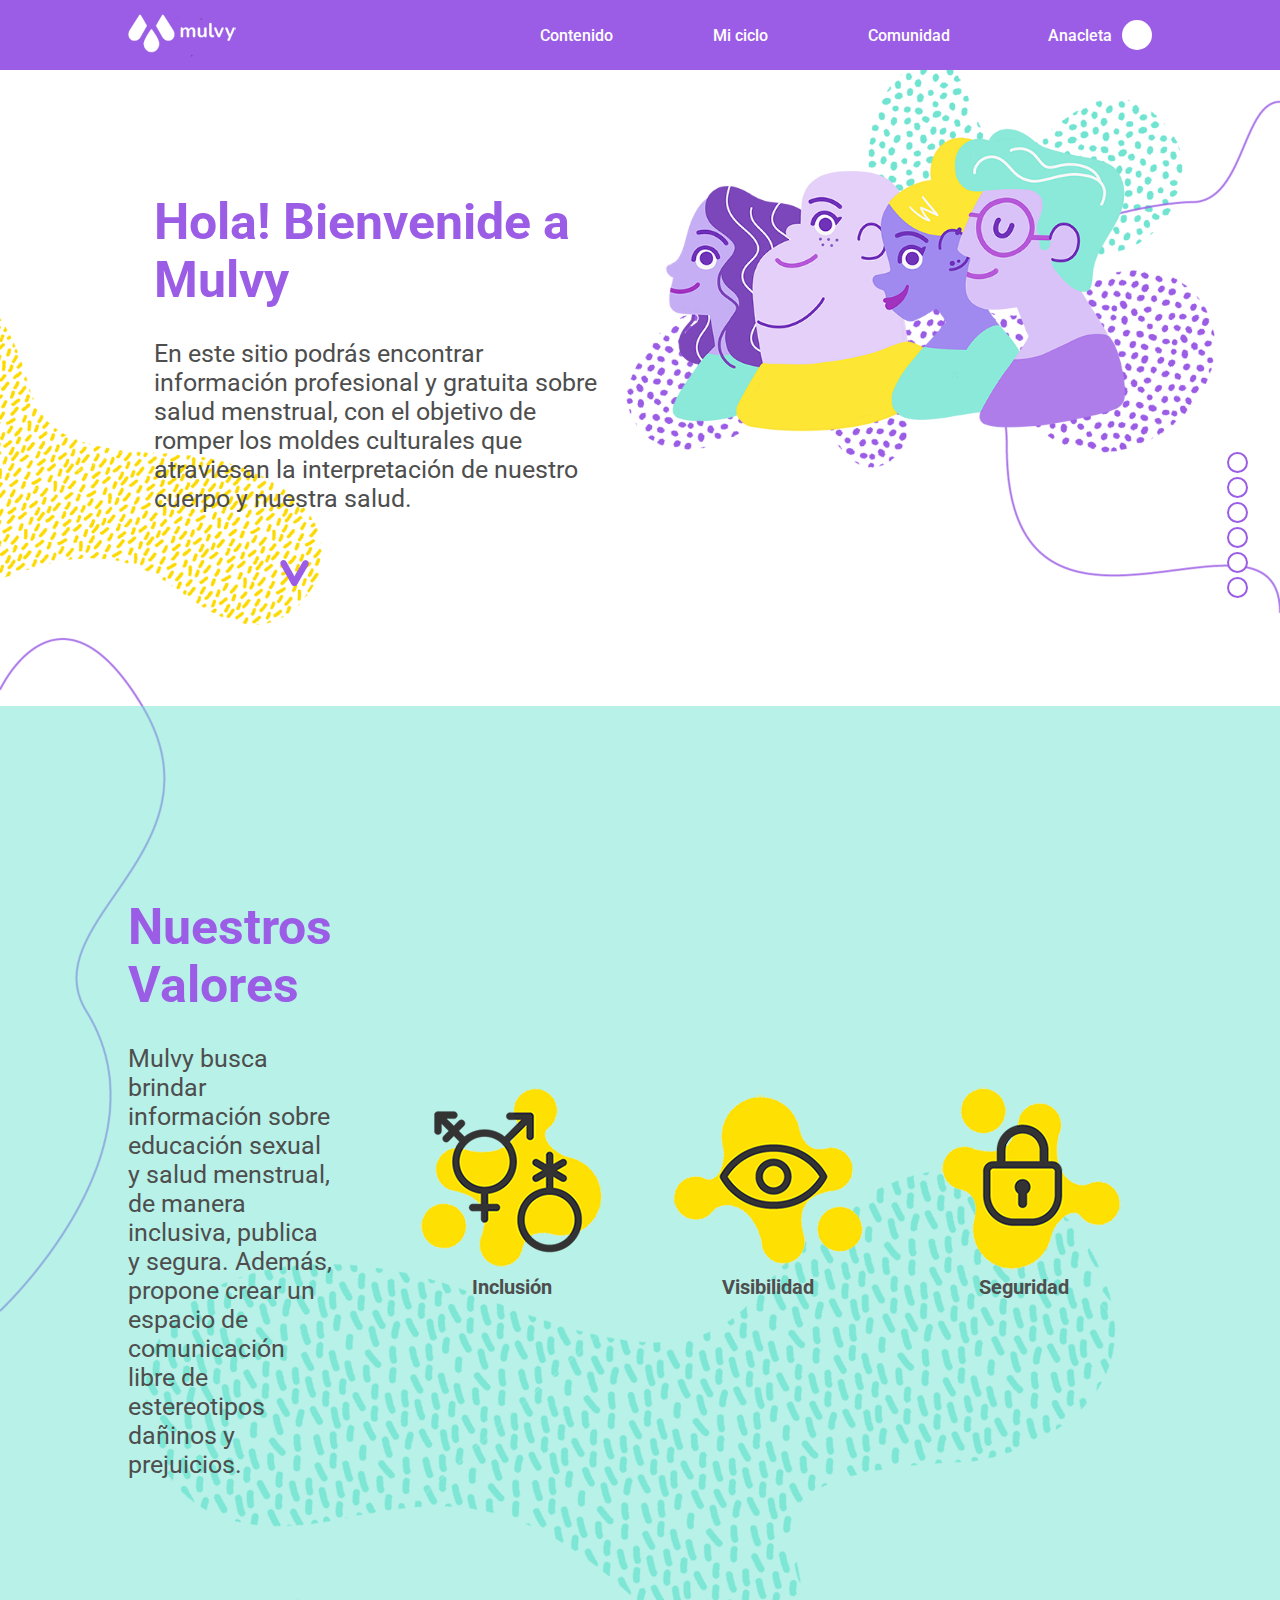
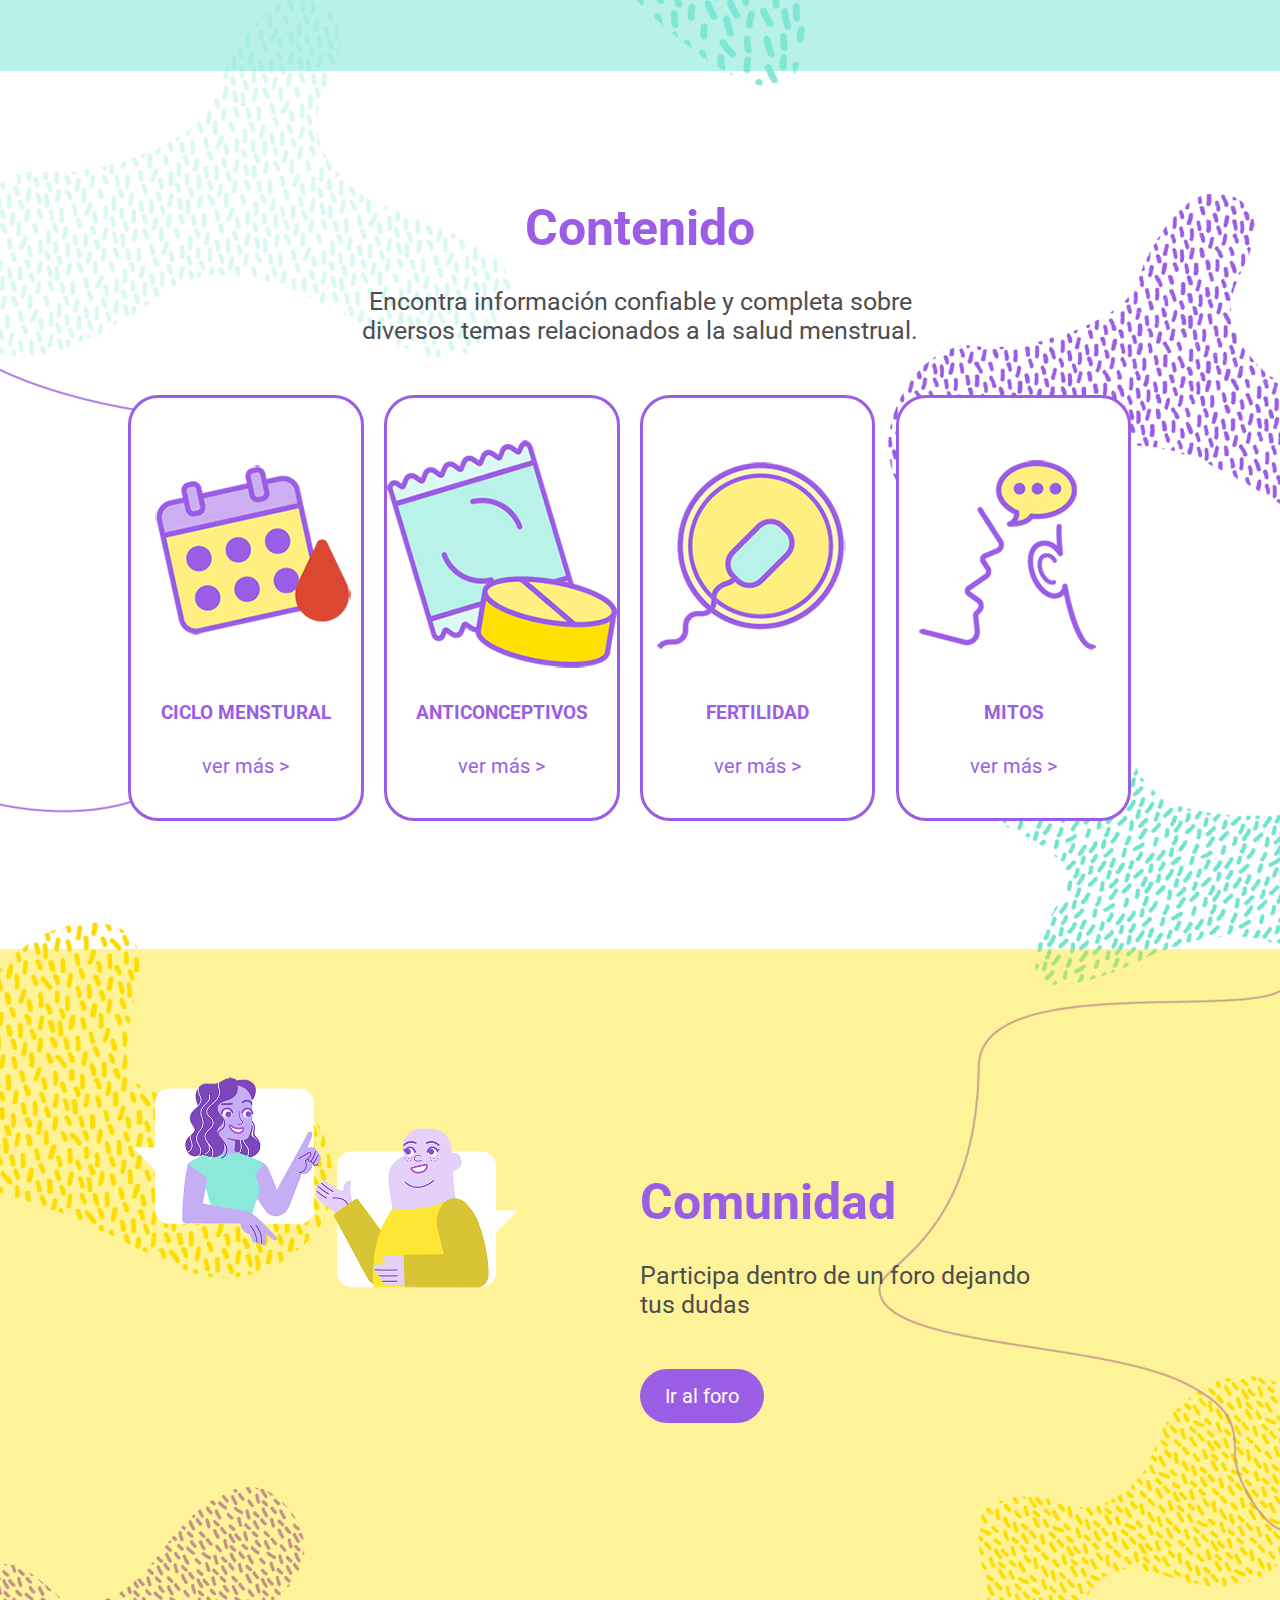
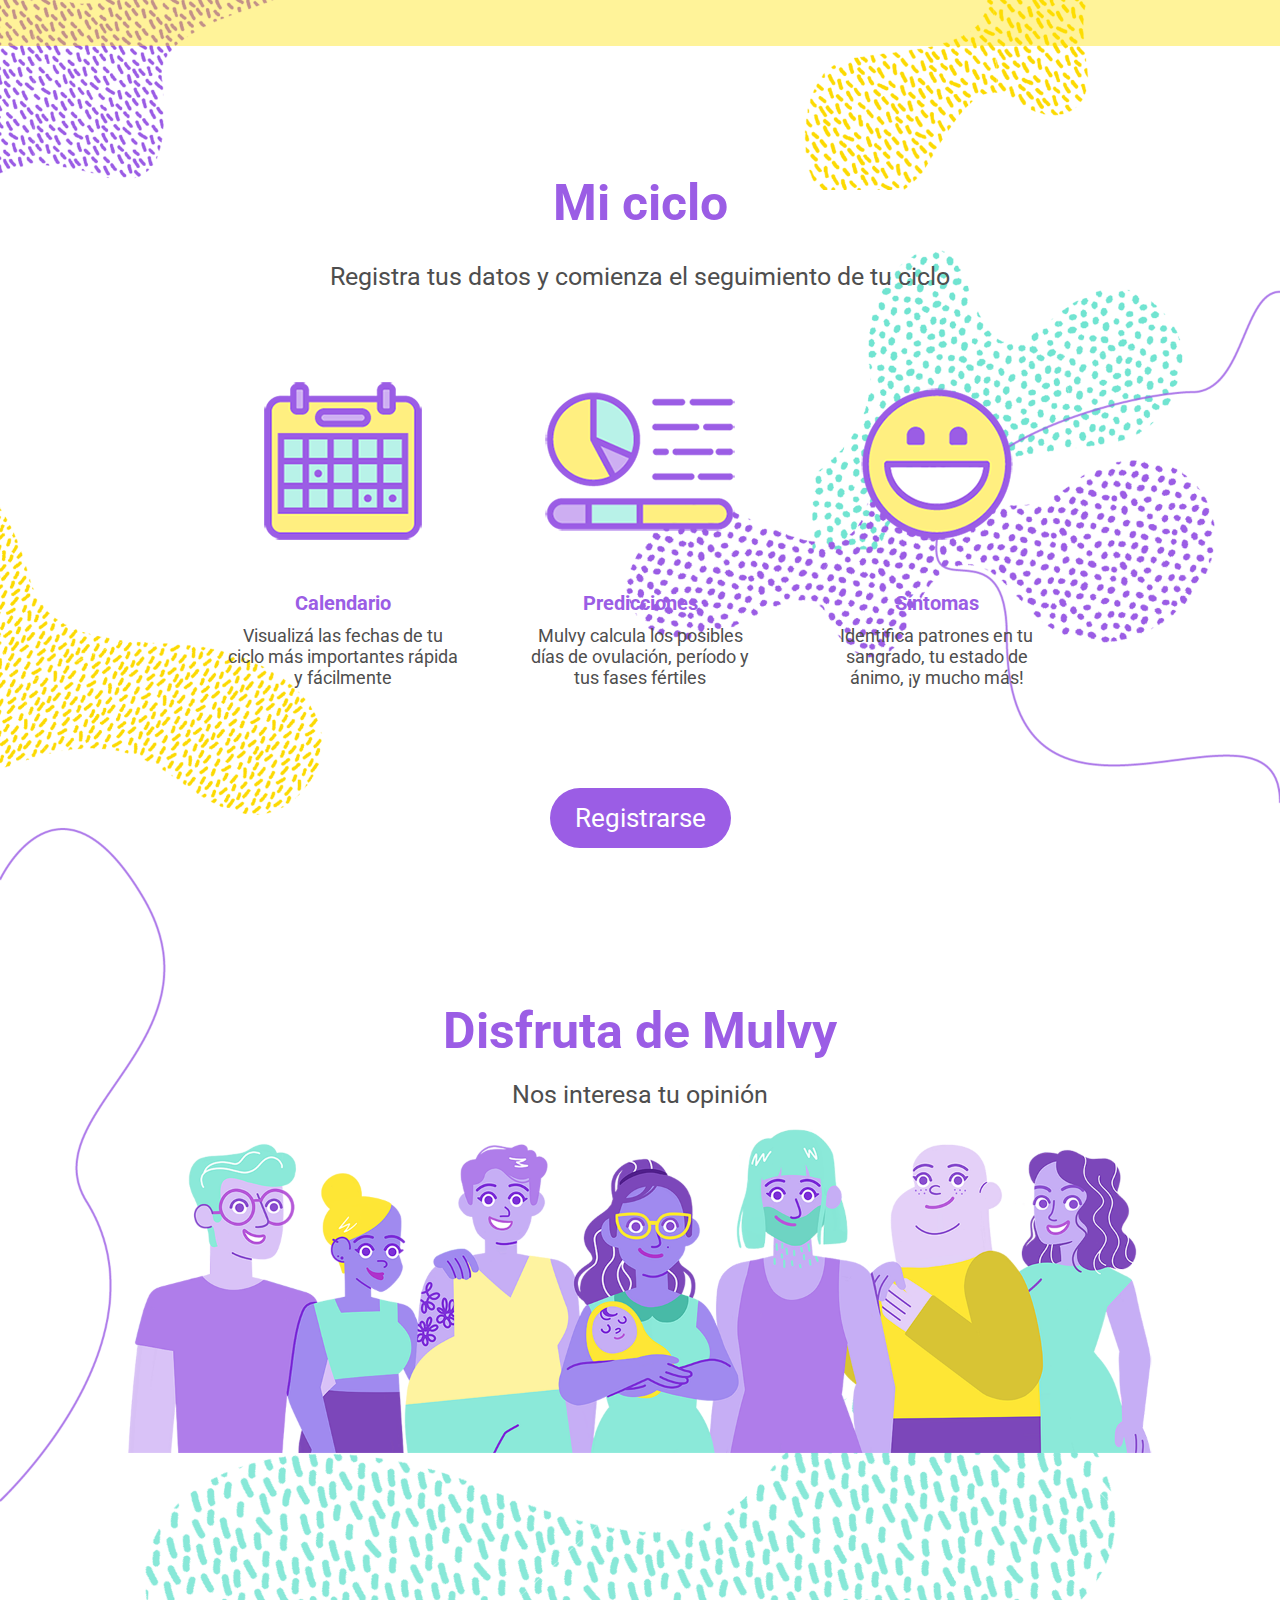
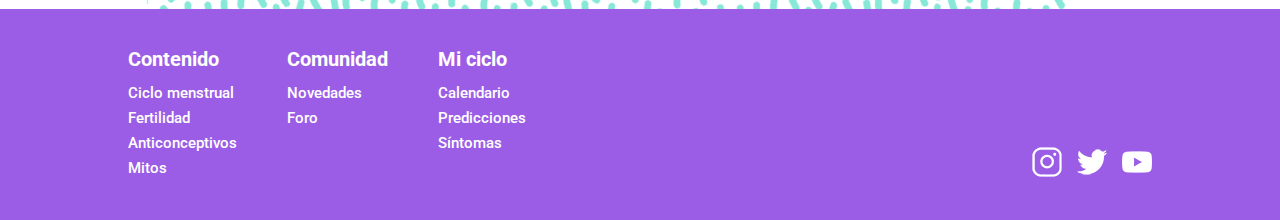
<file: index.html>
<!doctype html>
<html>
	<head>
		<meta charset="utf-8">
		<meta name="viewport" content="width=device-width, initial scale=1.0">
		<title>Mulvy</title>
		<link href="estilos.css" rel="stylesheet" type="text/css">
	</head>

	<body>

	<header>
		<a href="index.html" class="logo"><img src="img/logo-blanco.png" width="108px" height="43px" alt=""></a>
		<nav class="menu">
			<div class="menu-hamburguesa">
				<div></div>
				<div></div>
				<div></div>
			</div>

			<ul id="botones-secciones">
				<li id="contenido">
					<a href="#" id="contenido-boton" title="Contenido.boton">Contenido</a>
					<ul id="contenido-slide">
						<li><a href="ciclo-menstrual.html">ciclo menstrual</a></li>
						<li><a href="anticonceptivos.html">anticonceptivos</a></li>
						<li><a href="#">fertilidad</a></li>
						<li><a href="#">mitos</a></li>
					</ul>
				</li>
				<li><a href="mi-ciclo.html" title="Mi ciclo">Mi ciclo</a></li>
				<li><a href="#" title="Comunidad">Comunidad</a></li>
			</ul>
		</nav>
		<div class="usuario">
			<a href="inicio-sesion.html" class="anacleta">Anacleta</a>
			<div class="foto-perfil"></div>
		</div>
	</header>


		<main class="main-home">

			<ul class="circulos">
				<li id="c1"><a href="#bienvenide" target="_self"></a></li>
				<li id="c2"><a href="#valores" target="_self"></a></li>
				<li id="c3"><a href="#contenido-seccion" target="_self"></a></li>
				<li id="c4"><a href="#comunidad" target="_self"></a></li>
				<li id="c5"><a href="#mi-ciclo" target="_self"></a></li>
				<li id="c6"><a href="#disfruta" target="_self"></a></li>
			</ul>

			<section id="bienvenide">
				<article class="texto-principal">
					<h1>Hola! Bienvenide a Mulvy</h1>
					<p>En este sitio podr&aacute;s encontrar informaci&oacute;n profesional y gratuita sobre salud menstrual, con el objetivo de romper los moldes culturales que atraviesan la interpretaci&oacute;n de nuestro cuerpo y nuestra salud.</p>
				</article>
				<article class="img-bienvenide"></article>
			</section>
			
			<section class="flecha">
			<a href="#valores"><img src="img/home/flecha.png" alt=""/></a>
			</section>

			<section id="valores">
				<article class="texto-valores">
					<h2>Nuestros Valores</h2>
					<p>Mulvy busca brindar información sobre educación sexual y salud menstrual, de manera inclusiva, publica y segura.  Además, propone crear un espacio de comunicación libre de estereotipos dañinos y prejuicios.</p>
				</article>

				<ul class="iconos-valores">
					<li><img src="img/home/inclusion-home.png" width="196" height="196" alt=""/>Inclusi&oacute;n</li>
					<li><img src="img/home/visibilidad-home.png" width="196" height="196" alt=""/>Visibilidad</li>
					<li><img src="img/home/seguridad-home.png" width="196" height="196" alt=""/>Seguridad</li>
				</ul>
			</section>

			<section id="contenido-seccion">
				<article>
					<h2>Contenido</h2>
					<p>Encontra informaci&oacute;n confiable y completa sobre diversos temas relacionados a la salud menstrual.</p>
				</article>

				<ul class="contenido-iconos">
					<li>
						<img src="img/home/menstruacion-home.png" width="253" height="253" alt="">
						<h3>CICLO MENSTURAL</h3>
						<a href="">ver m&aacute;s &#62;</a>
					</li>
					<li>
						<img src="img/home/anticonceptivos-home.png" width="253" height="253" alt="">
						<h3>ANTICONCEPTIVOS</h3>
						<a href="anticonceptivos.html">ver m&aacute;s &#62;</a>
					</li>
					<li>
						<img src="img/home/fertilidad-home.png" width="253" height="253" alt="">
						<h3>FERTILIDAD</h3>
						<a href="">ver m&aacute;s &#62;</a>
					</li>
					<li>
						<img src="img/home/mitos-home.png" width="253" height="253" alt="">
						<h3>MITOS</h3>
						<a href="">ver m&aacute;s &#62;</a>
					</li>
				</ul>
			</section>

			<section id="comunidad">
				<article class="imagen-comunidad"></article>
				<article>
					<h2>Comunidad</h2>
					<p>Participa dentro de un foro dejando tus dudas</p>
					<a href="">Ir al foro</a>
				</article>
			</section>

			<section id="mi-ciclo">
				<article>
					<h2>Mi ciclo</h2>
					<p>Registra tus datos y comienza el seguimiento de tu ciclo</p>
				</article>
					<ul class="mi-ciclo-iconos">
						<li>
							<img src="img/home/calendario-home.png" width="240" height="240" alt="">
							<h3>Calendario</h3>
							<p>Visualiz&aacute; las fechas de tu ciclo m&aacute;s importantes r&aacute;pida y f&aacute;cilmente</p>
						</li>
						<li>
							<img src="img/home/predicciones-home.png" width="240" height="240" alt="">
							<h3>Predicciones</h3>
							<p>Mulvy calcula los posibles d&iacute;as de ovulaci&oacute;n, per&iacute;odo y tus fases f&eacute;rtiles</p>
						</li>
						<li>
							<img src="img/home/sintomas-home.png" width="240" height="240" alt="">
							<h3>S&iacute;ntomas</h3>
							<p>Identifica patrones en tu sangrado, tu estado de &aacute;nimo, ¡y mucho m&aacute;s!</p>
						</li>
					</ul>
					<a href="registro.html">Registrarse</a>
			</section>

			<section id="disfruta">
				<article>
					<h2>Disfruta de Mulvy</h2><p>Nos interesa tu opini&oacute;n</p>
					<div class="imagen-disfruta"></div>
				</article>
			</section>
		</main>

		<footer>
			<article class="footer-secciones">
				<ul>
					<li><h4>Contenido</h4></li>
					<li><a href="ciclo-menstrual.html">Ciclo menstrual</a></li>
					<li><a href="">Fertilidad</a></li>
					<li><a href="anticonceptivos.html">Anticonceptivos</a></li>
					<li><a href="">Mitos</a></li>
				</ul>

				<ul>
					<li><h4>Comunidad</h4></li>
					<li><a href="">Novedades</a></li>
					<li><a href="">Foro</a></li>
				</ul>

				<ul>
					<li><h4>Mi ciclo</h4></li>
					<li><a href="mi-ciclo.html">Calendario</a></li>
					<li><a href="mi-ciclo.html">Predicciones</a></li>
					<li><a href="mi-ciclo.html">S&iacute;ntomas</a></li>
				</ul>
			</article>

			<ul class="red-social">
				<li><a href="https://www.instagram.com/?hl=es" target="_blank"><img src="img/instagram-blanco.png" width="30" height="30" alt=""/></a></li>
				<li><a href="https://twitter.com/?lang=es" target="_blank"><img src="img/twitter-blanco.png" width="30" height="30" alt=""/></a></li>
				<li><a href="https://www.youtube.com/" target="_blank"><img src="img/youtube-blanco.png" width="30" height="30" alt=""/></a></li>
			</ul>
		</footer>

	</body>

</html>
</file>
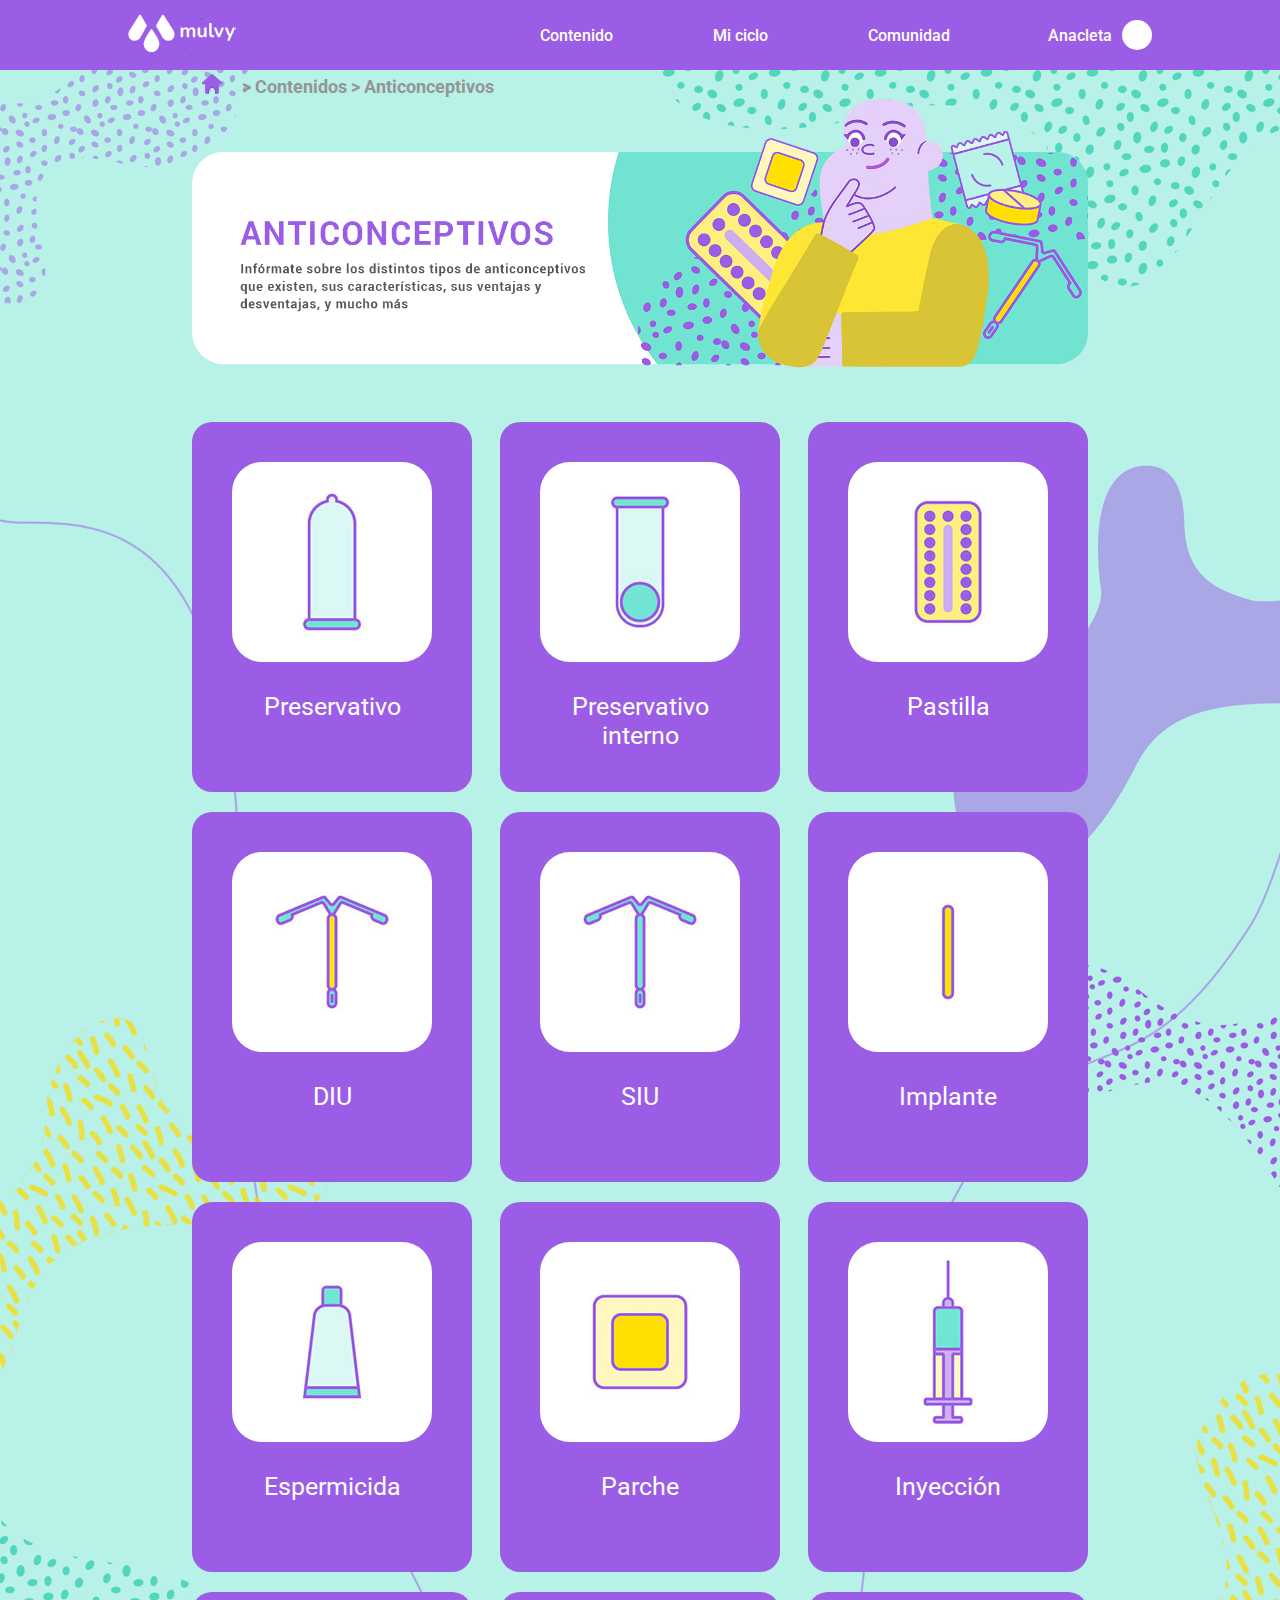
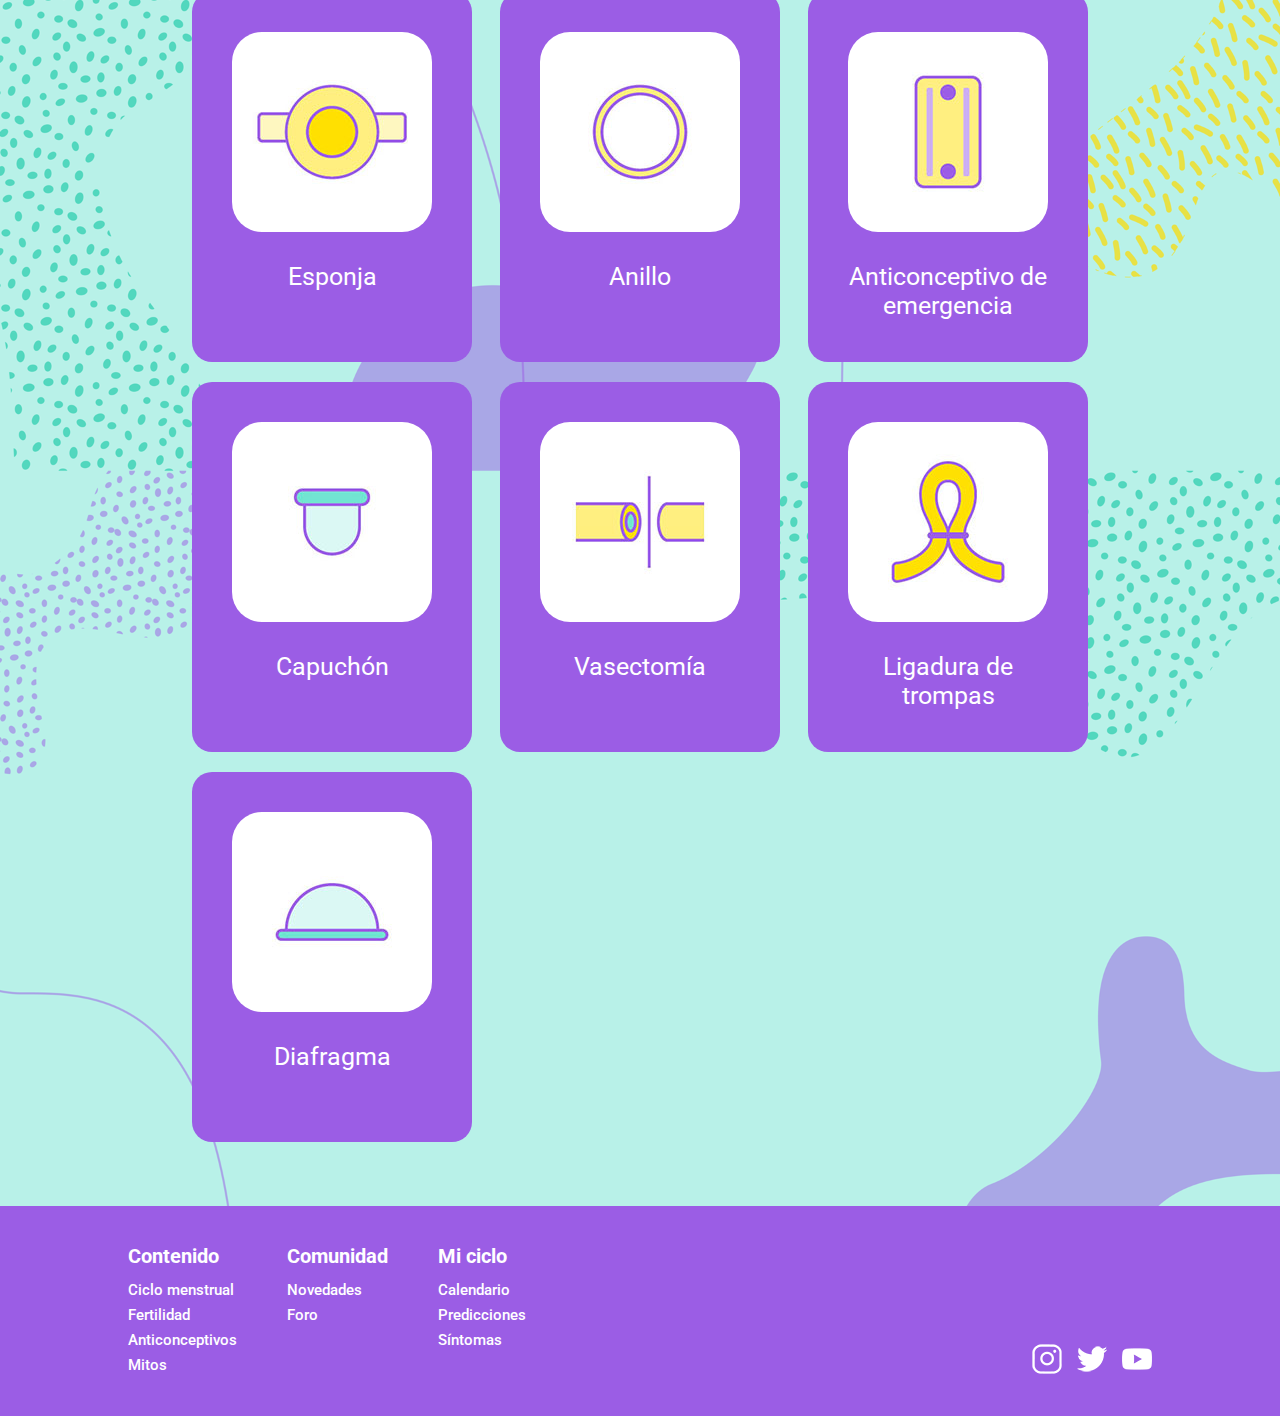
<file: anticonceptivos.html>
<!doctype html>
<html>
<head>
	<meta charset="utf-8">
	<title>Anticonceptivos</title>
	<link href="estilos.css" rel="stylesheet" type="text/css">
	<meta name="viewport" content="width=device-width, initial scale=1.0">
	<link href="css/jquery.fancybox.css" rel="stylesheet">
	
</head>

<body>
	<header>
		<a href="index.html" target="_self" class="logo"><img src="img/logo-blanco.png" width="108" height="43" alt=""></a>
		<nav class="menu">
			<div class="menu-hamburguesa">
				<div></div>
				<div></div>
				<div></div>
			</div>

			<ul id="botones-secciones">
				<li id="contenido">
					<a href="#" id="contenido-boton" title="Contenido.boton">Contenido</a>
					<ul id="contenido-slide">
						<li><a href="ciclo-menstrual.html">ciclo menstrual</a></li>
						<li><a href="anticonceptivos.html">anticonceptivos</a></li>
						<li><a href="#">fertilidad</a></li>
						<li><a href="#">mitos</a></li>
					</ul>
				</li>
				<li><a href="mi-ciclo.html" title="Mi ciclo">Mi ciclo</a></li>
				<li><a href="#" title="Comunidad">Comunidad</a></li>
			</ul>
		</nav>
		<div class="usuario">
			<a href="inicio-sesion.html" class="anacleta">Anacleta</a>
			<div class="foto-perfil"></div>
		</div>
	</header>

	<main class="main-anticonceptivos">
		
		<section class="botton-atras">
			<a href="index.html"><img src="img/casa.png" width="20" height="20" alt=""/></a> 
			<p> &#62; Contenidos &#62; Anticonceptivos</p>
		</section>

		<section class="banner">
			<img src="img/anticonceptivos/banner-anticonceptivos.png" alt="">
		</section>

		<section class="galeria">
			<a data-fancybox="gallery" href="img/anticonceptivos/Preservativo-grande.png">
				<img src="img/anticonceptivos/preservativo-miniatura.jpg" alt="">
				<p>Preservativo</p>
			</a>

			<a data-fancybox="gallery" href="img/anticonceptivos/Preservativo interno-grande.png">
				<img src="img/anticonceptivos/preservativo-interno-miniatura.jpg" alt="">
				<p>Preservativo interno</p>
			</a>

			<a data-fancybox="gallery" href="img/anticonceptivos/Pastilla-grande.png">
				<img src="img/anticonceptivos/pastilla-miniatura.jpg" alt="">
				<p>Pastilla</p>
			</a>

			<a data-fancybox="gallery" href="img/anticonceptivos/Diu-grande.png">
				<img src="img/anticonceptivos/diu-miniatura.jpg" alt="">
				<p>DIU</p>
			</a>

			<a data-fancybox="gallery" href="img/anticonceptivos/Siu-grande.png">
				<img src="img/anticonceptivos/siu-miniatura.jpg" alt="">
				<p>SIU</p>
			</a>

			<a data-fancybox="gallery" href="img/anticonceptivos/Implante-grande.png">
				<img src="img/anticonceptivos/implante-miniatura.jpg" alt="">
				<p>Implante</p>
			</a>

			<a data-fancybox="gallery" href="img/anticonceptivos/Espermicida-grande.png">
				<img src="img/anticonceptivos/espermicida-miniatura.jpg" alt="">
				<p>Espermicida</p>
			</a>

			<a data-fancybox="gallery" href="img/anticonceptivos/Parche-grande.png">
				<img src="img/anticonceptivos/parche-miniatura.jpg" alt="">
				<p>Parche</p>
			</a>

			<a data-fancybox="gallery" href="img/anticonceptivos/Inyeccion-grande.png">
				<img src="img/anticonceptivos/inyeccion-miniatura.jpg" alt="">
				<p>Inyecci&oacute;n</p>
			</a>

			<a data-fancybox="gallery" href="img/anticonceptivos/Esponja-grande.png">
				<img src="img/anticonceptivos/esponja-miniatura.jpg" alt="">
				<p>Esponja</p>
			</a>

			<a data-fancybox="gallery" href="img/anticonceptivos/Anillo-grande.png">
				<img src="img/anticonceptivos/anillo-miniatura.jpg" alt="">
				<p>Anillo</p>
			</a>

			<a data-fancybox="gallery" href="img/anticonceptivos/Anticonceptivo de emergencia-grande.png" >
				<img src="img/anticonceptivos/anticonceptivo-de-emergencia-miniatura.jpg" alt="">
				<p>Anticonceptivo de emergencia</p>
			</a>

			<a data-fancybox="gallery" href="img/anticonceptivos/Capuchon-grande.png">
				<img src="img/anticonceptivos/capuchon-miniatura.jpg" alt="">
				<p>Capuch&oacute;n</p>
			</a>

			<a data-fancybox="gallery" href="img/anticonceptivos/Vasectomia-grande.png">
				<img src="img/anticonceptivos/vasectomia-miniatura.jpg" alt="">
				<p>Vasectom&iacute;a</p>
			</a>

			<a data-fancybox="gallery" href="img/anticonceptivos/Ligadura de trompas-grande.png">
				<img src="img/anticonceptivos/ligadura-de-trompas-miniatura.jpg" alt="">
				<p>Ligadura de trompas</p>
			</a>

			<a data-fancybox="gallery" href="img/anticonceptivos/Diafragma-grande.png">
				<img src="img/anticonceptivos/diafragma-miniatura.jpg" alt="">
				<p>Diafragma</p>
			</a>
		</section>

		
	</main>

	<footer>
		<article class="footer-secciones">
			<ul>
				<li><h4>Contenido</h4></li>
				<li><a href="ciclo-menstrual.html">Ciclo menstrual</a></li>
				<li><a href="">Fertilidad</a></li>
				<li><a href="anticonceptivos.html">Anticonceptivos</a></li>
				<li><a href="">Mitos</a></li>
			</ul>

			<ul>
				<li><h4>Comunidad</h4></li>
				<li><a href="">Novedades</a></li>
				<li><a href="">Foro</a></li>
			</ul>

			<ul>
				<li><h4>Mi ciclo</h4></li>
				<li><a href="mi-ciclo.html">Calendario</a></li>
				<li><a href="mi-ciclo.html">Predicciones</a></li>
				<li><a href="mi-ciclo.html">S&iacute;ntomas</a></li>
			</ul>
		</article>

		<ul class="red-social">
			<li><a href="https://www.instagram.com/?hl=es" target="_blank"><img src="img/instagram-blanco.png" width="30" height="30" alt=""/></a></li>
			<li><a href="https://twitter.com/?lang=es" target="_blank"><img src="img/twitter-blanco.png" width="30" height="30"  alt=""/></a></li>
			<li><a href="https://www.youtube.com/" target="_blank"><img src="img/youtube-blanco.png" width="30" height="30"  alt=""/></a></li>
		</ul>
	</footer>

	<script src="js/jquery-3.4.1.min.js"></script>
	<script src="js/jquery.fancybox.min.js"></script>
</body>
</html>
</file>
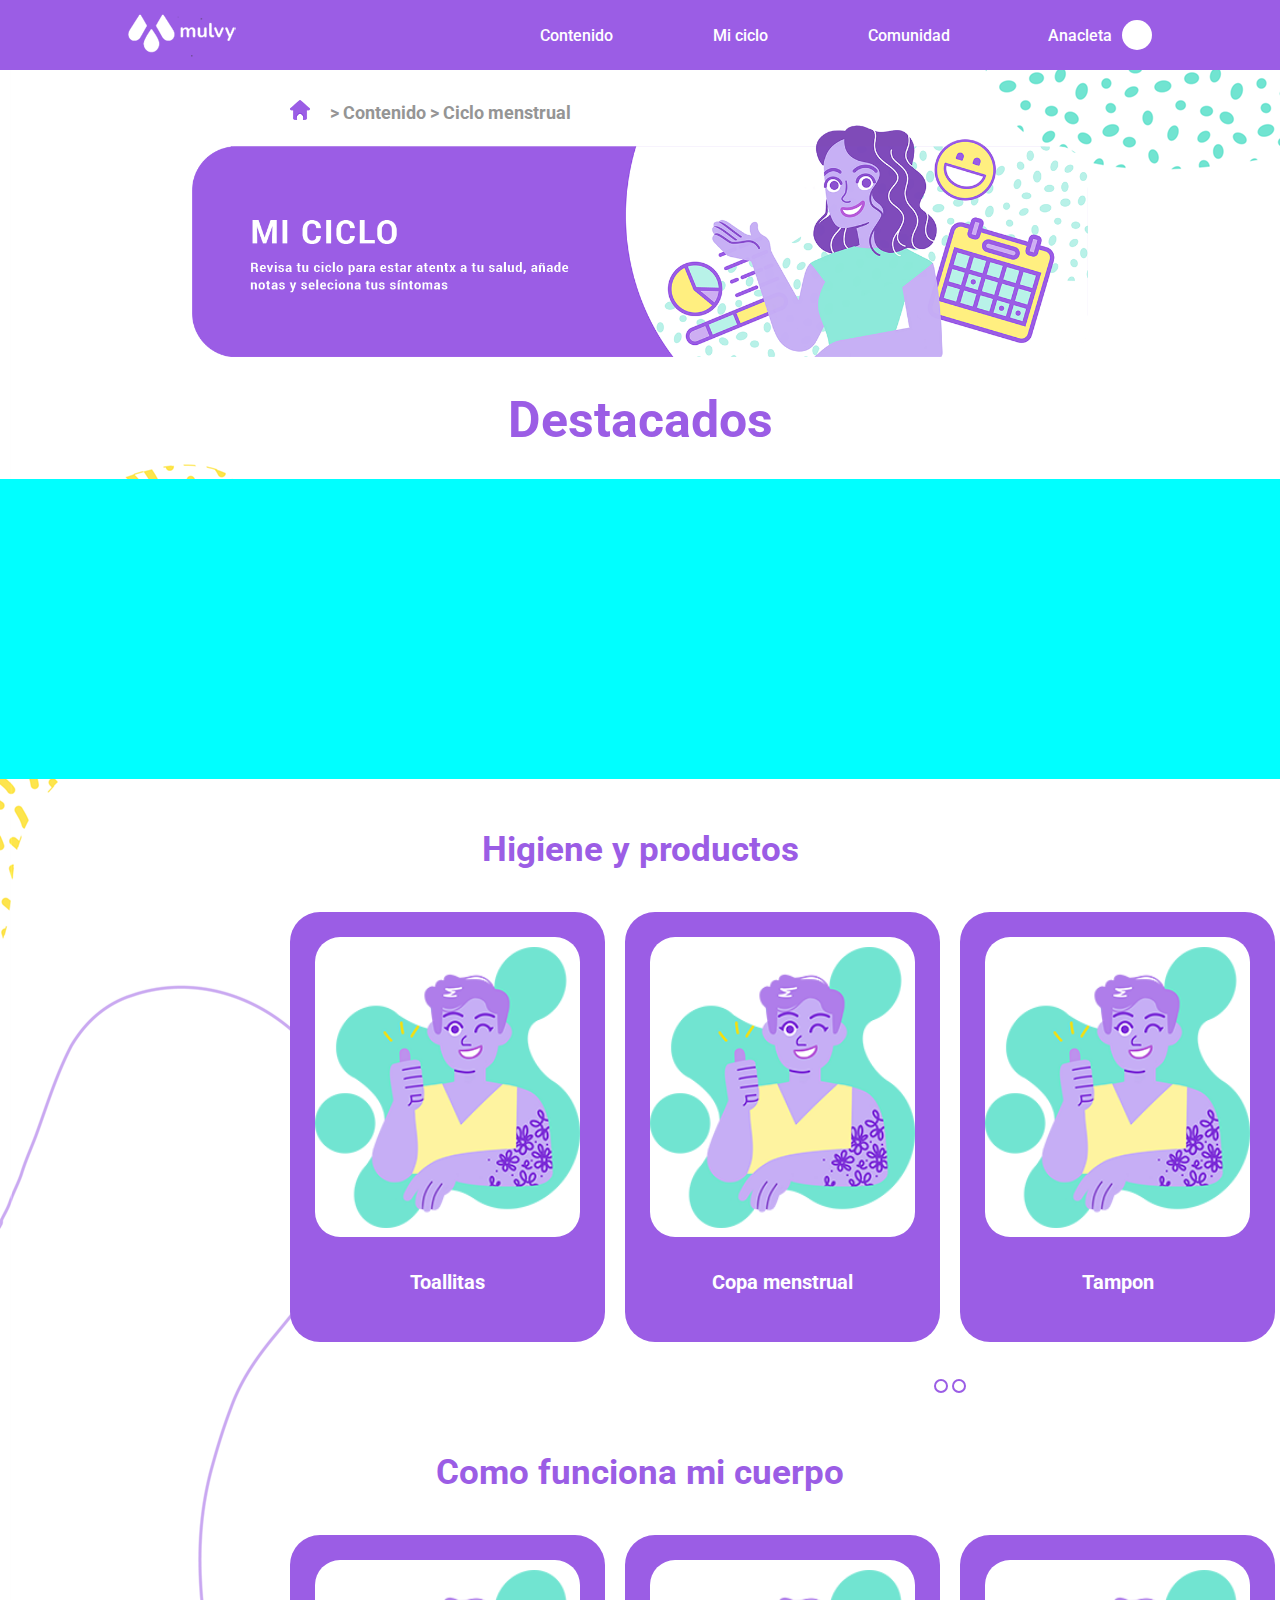
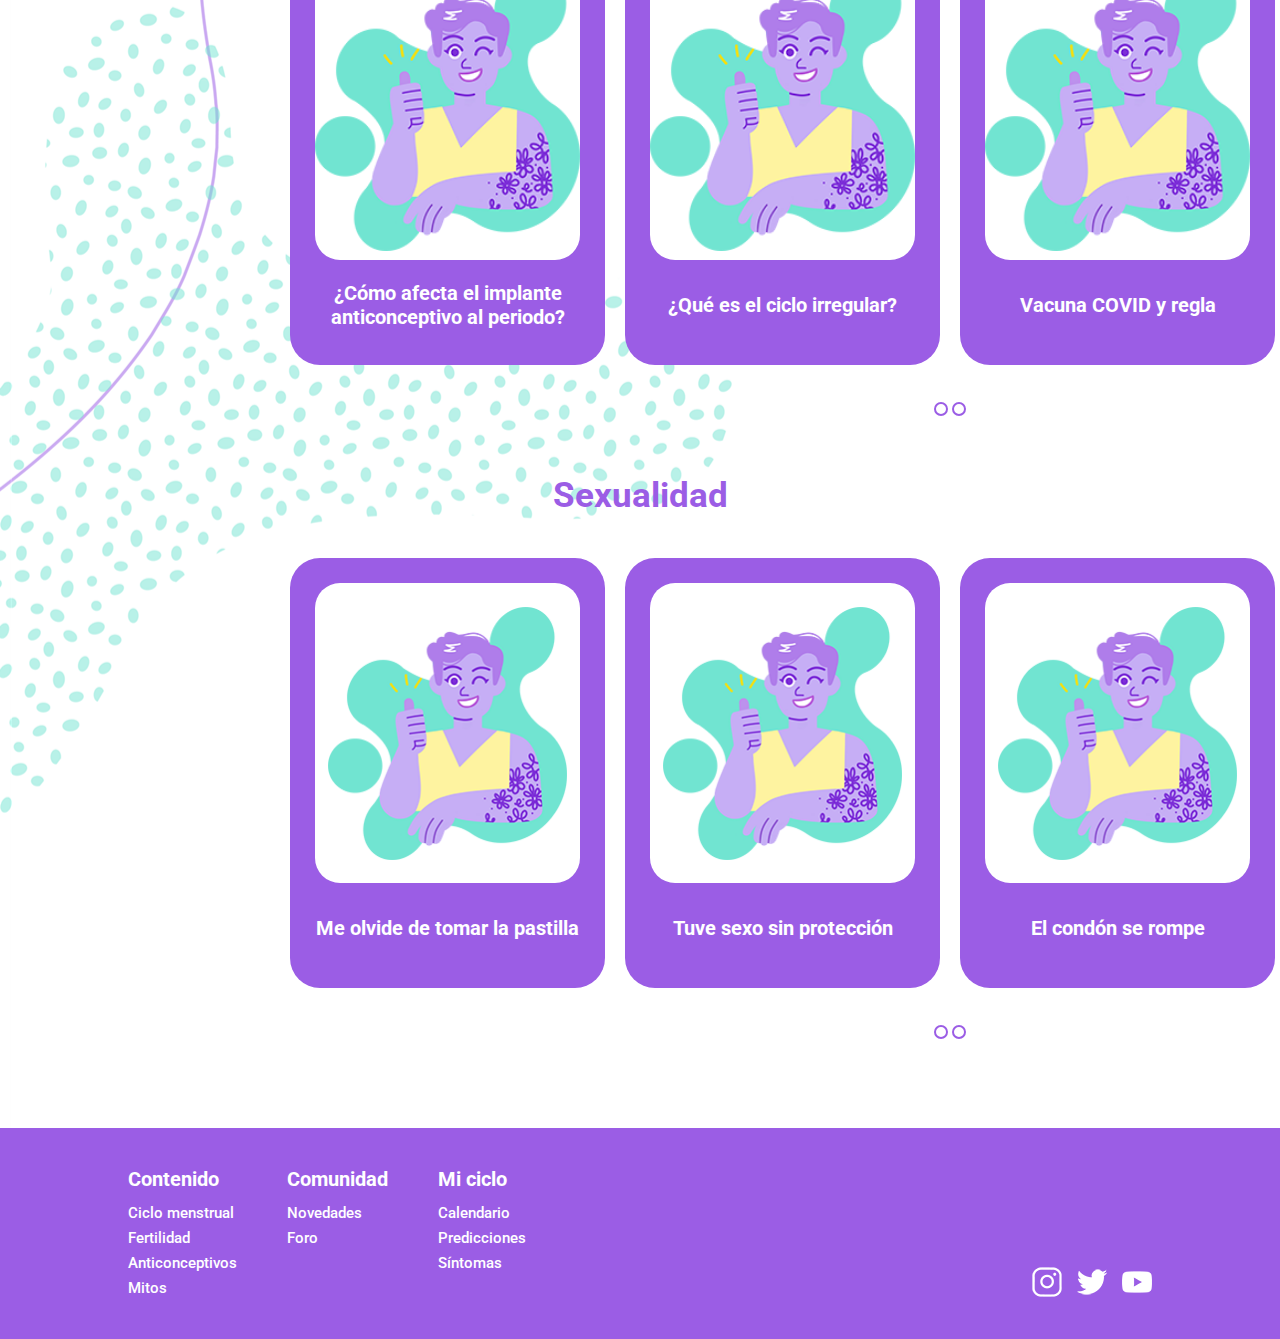
<file: ciclo-menstrual.html>
<!doctype html>
<html>
	<head>
		<meta charset="utf-8">
		<title>Mi ciclo</title>
		<meta name="viewport" content="width=device-width, initial scale=1.0">
		<link href="estilos.css" rel="stylesheet" type="text/css">
	</head>

	<body>
	<header>
			<a href="index.html" target="_self" class="logo"><img src="img/logo-blanco.png" width="108" height="43" alt=""></a>
			<nav class="menu">
				<div class="menu-hamburguesa">
					<div></div>
					<div></div>
					<div></div>
				</div>

				<ul id="botones-secciones">
					<li id="contenido">
						<a href="#" id="contenido-boton" title="Contenido.boton">Contenido</a>
						<ul id="contenido-slide">
							<li><a href="ciclo-menstrual.html">ciclo menstrual</a></li>
							<li><a href="anticonceptivos.html">anticonceptivos</a></li>
							<li><a href="#">fertilidad</a></li>
							<li><a href="#">mitos</a></li>
						</ul>
					</li>
					<li><a href="mi-ciclo.html" title="Mi ciclo">Mi ciclo</a></li>
					<li><a href="#" title="Comunidad">Comunidad</a></li>
				</ul>
			</nav>
			<div class="usuario">
				<a href="inicio-sesion.html" class="anacleta">Anacleta</a>
				<div class="foto-perfil"></div>
			</div>
		</header>
		
		<main class="main-ciclo-menstual">
			<section class="botton-atras">
				<a href="index.html"><img src="img/casa.png" width="20" height="20" alt=""/></a> 
				<p>&#62; Contenido &#62; Ciclo menstrual</p>
			</section>
			
			<section class="banner">
				<img src="img/mi-ciclo/banner-mi-ciclo.png" width="1536" height="400" alt=""/> 
			</section>
			
			<section class="destacados-ciclo-menstrual">
				<h1>Destacados</h1>
				<div>
				</div>
			</section>
			
			<section class="contenido-ciclo-menstrual">
				<article>
					<h2>Higiene y productos</h2>
					<ul id="carrusel_ciclo-menstrual">
						<li class="contenedor_ciclo-menstrual" id="contenedor-higiene1">
							<div class="espacio-sexualidad"></div>
							<div class="cuadrados-violeta2">
								<div>
									<a class="contenedor-blanco">
										<img src="img/registrar/listo1-registrar.png" width="240" height="254" alt=""/></a>
									<h4>Toallitas</h4>
								</div>

								<div>
									<a class="contenedor-blanco">
										<img src="img/registrar/listo1-registrar.png" width="240" height="254" alt=""/></a>
									<h4>Copa menstrual</h4>
								</div>

								<div>
									<a class="contenedor-blanco">
										<img src="img/registrar/listo1-registrar.png" width="240" height="254" alt=""/></a>
									<h4>Tampon</h4>
								</div>

								<div>
									<a class="contenedor-blanco">
										<img src="img/registrar/listo1-registrar.png" width="240" height="254" alt=""/></a>
									<h4>Color del periodo ¿Cuándo me tengo que procupar?</h4>
								</div>
							</div>
							
							<ul class="circulos_ciclo-menstrual">
								<li><a href="#contenedor-higiene1" target="_self"></a></li>
								<li><a href="#contenedor-higiene2" target="_self"></a></li>
							</ul>
						</li>
						
						<li class="contenedor_ciclo-menstrual" id="contenedor-higiene2">
							<div class="espacio_ciclo-menstrual"></div>
							<div class="cuadrados-violeta2">
								<div>
									<a class="contenedor-blanco2">
										<img src="img/home/mitos-home.png" width="240" height="254" alt=""/></a>
									<h4>Me olvide de tomar la pastilla</h4>
								</div>

								<div>
									<a class="contenedor-blanco2">
										<img src="img/home/mitos-home.png" width="240" height="254" alt=""/></a>
									<h4>Tuve sexo sin protección</h4>
								</div>

								<div>
									<a class="contenedor-blanco2">
										<img src="img/home/mitos-home.png" width="240" height="254" alt=""/></a>
									<h4>El condón se rompe</h4>
								</div>

								<div>
									<a class="contenedor-blanco2">
										<img src="img/home/mitos-home.png" width="240" height="254" alt=""/></a>
									<h4>Enfermedades de transmición sexual</h4>
								</div>
							</div>

							<ul class="circulos_ciclo-menstrual">
								<li><a href="#contenedor-higiene1" target="_self"></a></li>
								<li><a href="#contenedor-higiene2" target="_self"></a></li>
							</ul>
						</li>
					</ul>
				</article>
				
				<article>
					<h2>Como funciona mi cuerpo</h2>
					<ul id="carrusel_ciclo-menstrual">
						<li class="contenedor_ciclo-menstrual" id="contenedor-cuerpo1">
							<div class="espacio-sexualidad"></div>
							<div class="cuadrados-violeta2">
								<div>
									<a class="contenedor-blanco">
										<img src="img/registrar/listo1-registrar.png" width="240" height="254" alt=""/></a>
									<h4>¿Cómo afecta el implante anticonceptivo al periodo?</h4>
								</div>

								<div>
									<a class="contenedor-blanco">
										<img src="img/registrar/listo1-registrar.png" width="240" height="254" alt=""/></a>
									<h4>¿Qué es el ciclo irregular?</h4>
								</div>

								<div>
									<a class="contenedor-blanco">
										<img src="img/registrar/listo1-registrar.png" width="240" height="254" alt=""/></a>
									<h4>Vacuna COVID y regla</h4>
								</div>

								<div>
									<a class="contenedor-blanco">
										<img src="img/registrar/listo1-registrar.png" width="240" height="254" alt=""/></a>
									<h4>Color del periodo ¿Cuándo me tengo que procupar?</h4>
								</div>
							</div>
							
							<ul class="circulos_ciclo-menstrual">
								<li><a href="#contenedor-cuerpo1" target="_self"></a></li>
								<li><a href="#contenedor-cuerpo2" target="_self"></a></li>
							</ul>
						</li>
						
						<li class="contenedor-sexualidad" id="contenedor-cuerpo2">
							<div class="espacio_ciclo-menstrual"></div>
							<div class="cuadrados-violeta2">
								<div>
									<a class="contenedor-blanco2">
										<img src="img/home/mitos-home.png" width="240" height="254" alt=""/></a>
									<h4>Me olvide de tomar la pastilla</h4>
								</div>

								<div>
									<a class="contenedor-blanco2">
										<img src="img/home/mitos-home.png" width="240" height="254" alt=""/></a>
									<h4>Tuve sexo sin protección</h4>
								</div>

								<div>
									<a class="contenedor-blanco2">
										<img src="img/home/mitos-home.png" width="240" height="254" alt=""/></a>
									<h4>El condón se rompe</h4>
								</div>

								<div>
									<a class="contenedor-blanco2">
										<img src="img/home/mitos-home.png" width="240" height="254" alt=""/></a>
									<h4>Enfermedades de transmición sexual</h4>
								</div>
							</div>

							<ul class="circulos_ciclo-menstrual">
								<li><a href="#contenedor-cuerpo1" target="_self"></a></li>
								<li><a href="#contenedor-cuerpo2" target="_self"></a></li>
							</ul>
						</li>
					</ul>
				</article>
							
				<article>
					<h2>Sexualidad</h2>
					<ul id="carrusel_ciclo-menstrual">
						<li class="contenedor_ciclo-menstrual" id="contenedor-sexualidad1">
							<div class="espacio-sexualidad"></div>
							<div class="cuadrados-violeta2">
								<div>
									<a class="contenedor-blanco2">
										<img src="img/registrar/listo1-registrar.png" width="240" height="254" alt=""/></a>
									<h4>Me olvide de tomar la pastilla</h4>
								</div>

								<div>
									<a class="contenedor-blanco2">
										<img src="img/registrar/listo1-registrar.png" width="240" height="254" alt=""/></a>
									<h4>Tuve sexo sin protección</h4>
								</div>

								<div>
									<a class="contenedor-blanco2">
										<img src="img/registrar/listo1-registrar.png" width="240" height="254" alt=""/></a>
									<h4>El condón se rompe</h4>
								</div>

								<div>
									<a class="contenedor-blanco2">
										<img src="img/registrar/listo1-registrar.png" width="240" height="254" alt=""/></a>
									<h4>Enfermedades de transmición sexual</h4>
								</div>
							</div>
		
							<ul class="circulos_ciclo-menstrual">
								<li><a href="#contenedor-sexualidad1" target="_self"></a></li>
								<li><a href="#contenedor-sexualidad2" target="_self"></a></li>
							</ul>
						</li>
						
						<li class="contenedor_ciclo-menstrual" id="contenedor-sexualidad2">
							<div class="espacio_ciclo-menstrual"></div>
							<div class="cuadrados-violeta2">
								<div>
									<a class="contenedor-blanco2">
										<img src="img/home/mitos-home.png" width="240" height="254" alt=""/></a>
									<h4>Me olvide de tomar la pastilla</h4>
								</div>

								<div>
									<a class="contenedor-blanco2">
										<img src="img/home/mitos-home.png" width="240" height="254" alt=""/></a>
									<h4>Tuve sexo sin protección</h4>
								</div>

								<div>
									<a class="contenedor-blanco2">
										<img src="img/home/mitos-home.png" width="240" height="254" alt=""/></a>
									<h4>El condón se rompe</h4>
								</div>

								<div>
									<a class="contenedor-blanco2">
										<img src="img/home/mitos-home.png" width="240" height="254" alt=""/></a>
									<h4>Enfermedades de transmición sexual</h4>
								</div>
							</div>
	
							<ul class="circulos_ciclo-menstrual">
								<li id="c11"><a href="#contenedor-sexualidad1" target="_self"></a></li>
								<li id="c22"><a href="#contenedor-sexualidad2" target="_self"></a></li>
							</ul>
						</li>
					</ul>
					
				</article>
				
			</section>
		</main>
		
		<footer>
		<article class="footer-secciones">
			<ul>
				<li><h4>Contenido</h4></li>
				<li><a href="ciclo-menstrual.html">Ciclo menstrual</a></li>
				<li><a href="">Fertilidad</a></li>
				<li><a href="anticonceptivos.html">Anticonceptivos</a></li>
				<li><a href="">Mitos</a></li>
			</ul>

			<ul>
				<li><h4>Comunidad</h4></li>
				<li><a href="">Novedades</a></li>
				<li><a href="">Foro</a></li>
			</ul>

			<ul>
				<li><h4>Mi ciclo</h4></li>
				<li><a href="mi-ciclo.html">Calendario</a></li>
				<li><a href="mi-ciclo.html">Predicciones</a></li>
				<li><a href="mi-ciclo.html">S&iacute;ntomas</a></li>
			</ul>
		</article>

		<ul class="red-social">
			<li><a href="https://www.instagram.com/?hl=es" target="_blank"><img src="img/instagram-blanco.png" width="30" height="30" alt=""/></a></li>
			<li><a href="https://twitter.com/?lang=es" target="_blank"><img src="img/twitter-blanco.png" width="30" height="30"  alt=""/></a></li>
			<li><a href="https://www.youtube.com/" target="_blank"><img src="img/youtube-blanco.png" width="30" height="30"  alt=""/></a></li>
		</ul>
	</footer>
	</body>
	
</html>
</file>
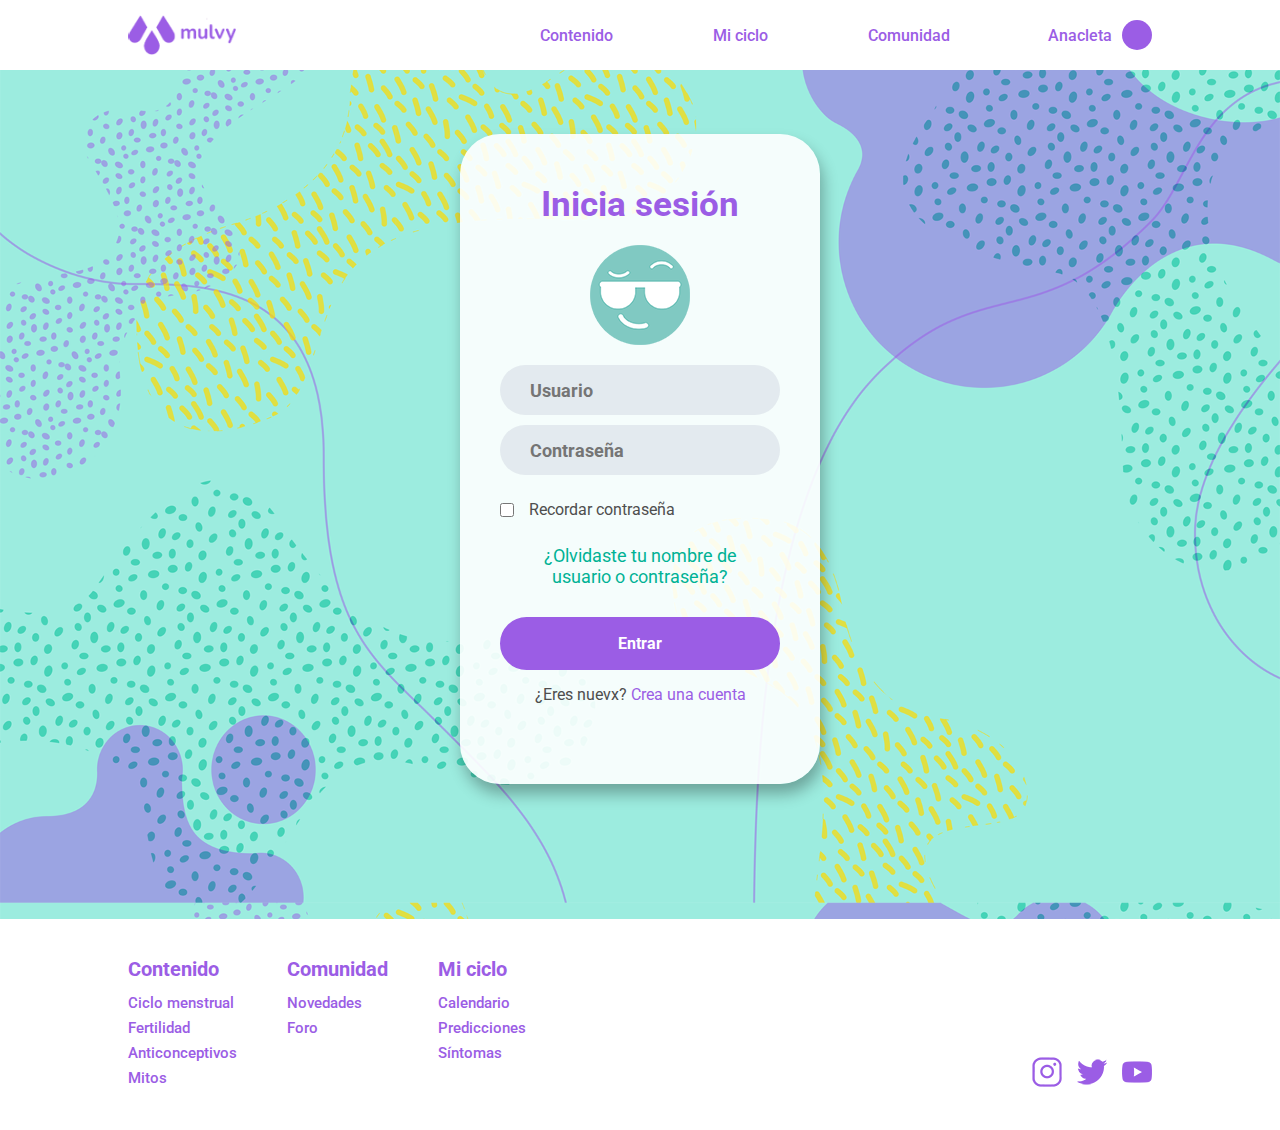
<file: inicio-sesion.html>
<!doctype html>
<html>
	<head>
		<meta charset="utf-8">
		<title>Iniciar sesión</title>
		<meta name="viewport" content="width=device-width, initial scale=1.0">
		<link href="estilos.css" rel="stylesheet" type="text/css">
	</head>

	<body>

		<header class="header-blanco">
			<a href="index.html" class="logo"><img src="img/logo-violeta.png" width="108" height="43" alt="mulvy"></a>
			<nav class="menu">
			<div class="menu-hamburguesa">
				<div></div>
				<div></div>
				<div></div>
			</div>

			<ul id="botones-secciones">
				<li id="contenido">
					<a href="#" id="contenido-boton" title="Contenido.boton">Contenido</a>
					<ul id="contenido-slide">
						<li><a href="ciclo-menstrual.html">ciclo menstrual</a></li>
						<li><a href="anticonceptivos.html">anticonceptivos</a></li>
						<li><a href="#">fertilidad</a></li>
						<li><a href="#">mitos</a></li>
					</ul>
				</li>
				<li><a href="mi-ciclo.html" title="Mi ciclo">Mi ciclo</a></li>
				<li><a href="#" title="Comunidad">Comunidad</a></li>
			</ul>
		</nav>
			<div class="usuario">
				<a href="inicio-sesion.html" class="anacleta">Anacleta</a>
				<div class="foto-perfil"></div>
			</div>	
		</header>

	
	<main class="main-inicio-sesion">
		<section class="cuadrado">
			<article class="iniciar">
				<h1>Inicia sesi&oacute;n</h1>
				<img src="img/iniciar-sesion/avatar-iniciosesion.png" width="100" height="100" alt="avatar"/>
			</article>
			
			<form method="post" action="milto: Celeste.D.012@hotmail.com ?subject=Enviar mail" target="_blank" enctype="text/plain">
				
				<input type="text" name="Nombre" id="Nombre" maxlength="30" placeholder="Usuario" requiered required> 
				
				<input type="password" name="Contraseña" id="Contraseña" maxlength="30" placeholder="Contraseña" required>
				
				
				<div class="caja">
					<input class="recordar" type="checkbox" neme="Recordar contraseña" value="Recordar contraseña"  id="Recordar contraseña">
					<label for="Recordar">Recordar contraseña</label>	
				</div>
							
			
				<div class="text-olvidarusuario"><a class="olvidaste-usuario" title="Olvidaste tu usuario o contraseña" target="_blank">¿Olvidaste tu nombre de<br>usuario o contraseña?</a></div>
								
				<div class="crear-usuario">
				<a href="index.html" target="_self" class="entrar">Entrar</a>	
				<p>¿Eres nuevx? <a href="registro.html">Crea una cuenta</a></p>
				</div>
			
			</form>	
			
		</section>			
	</main>
		
	<footer class="footer-blanco">
			<article class="footer-secciones">
					<ul>
					<li><h4>Contenido</h4></li>
					<li><a href="ciclo-menstrual.html">Ciclo menstrual</a></li>
					<li><a href="">Fertilidad</a></li>
					<li><a href="anticonceptivos.html">Anticonceptivos</a></li>
					<li><a href="">Mitos</a></li>
				</ul>

				<ul>
					<li><h4>Comunidad</h4></li>
					<li><a href="">Novedades</a></li>
					<li><a href="">Foro</a></li>
				</ul>

				<ul>
					<li><h4>Mi ciclo</h4></li>
					<li><a href="mi-ciclo.html">Calendario</a></li>
					<li><a href="mi-ciclo.html">Predicciones</a></li>
					<li><a href="mi-ciclo.html">S&iacute;ntomas</a></li>
				</ul>
				</article>

			<ul class="red-social">
				<li><a href="https://www.instagram.com/?hl=es" target="_blank"><img src="img/instagram-violeta.png" width="30" height="30" alt=""/></a></li>
				<li><a href="https://twitter.com/?lang=es" target="_blank"><img src="img/twitter-violeta.png" width="30" height="30" alt=""/></a></li>
				<li><a href="https://www.youtube.com/" target="_blank"><img src="img/youtube-violeta.png" width="30" height="30" alt=""/></a></li>
			</ul>
	</footer>
	
</body>
</html>
</file>
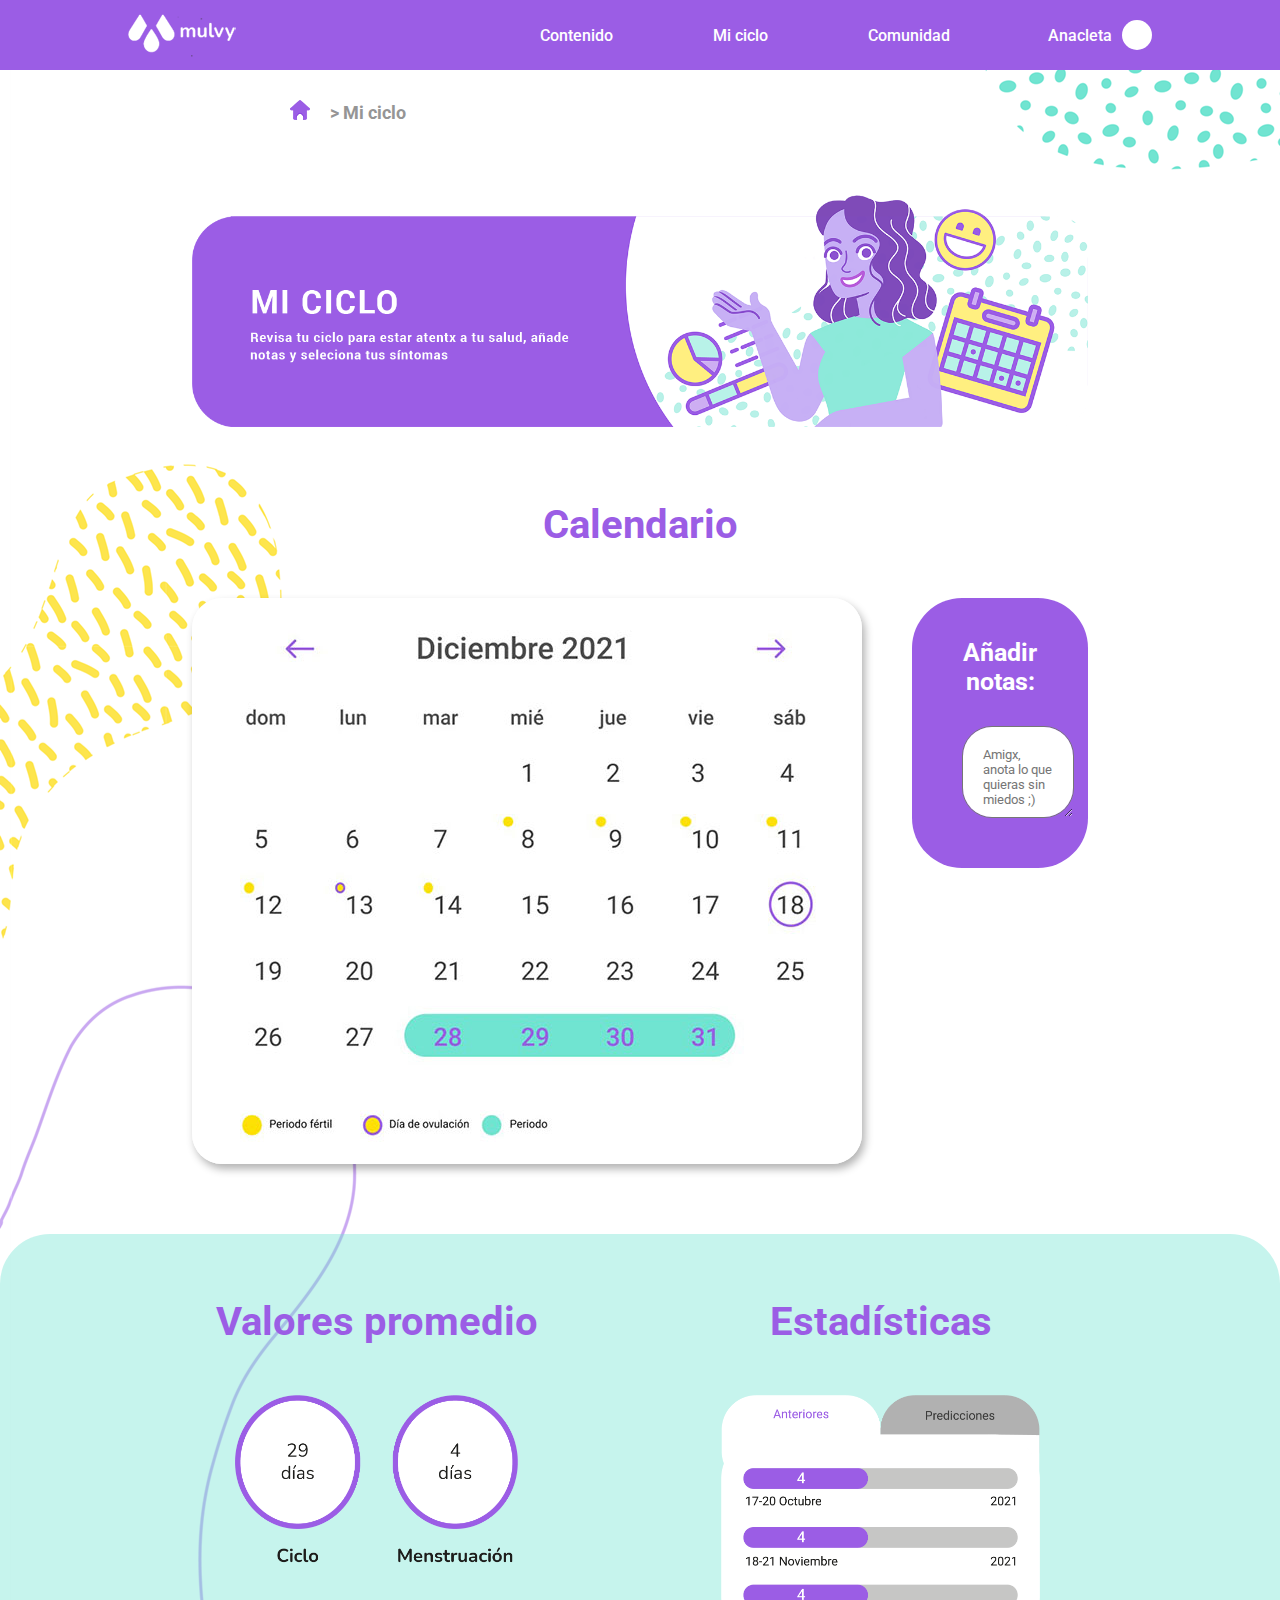
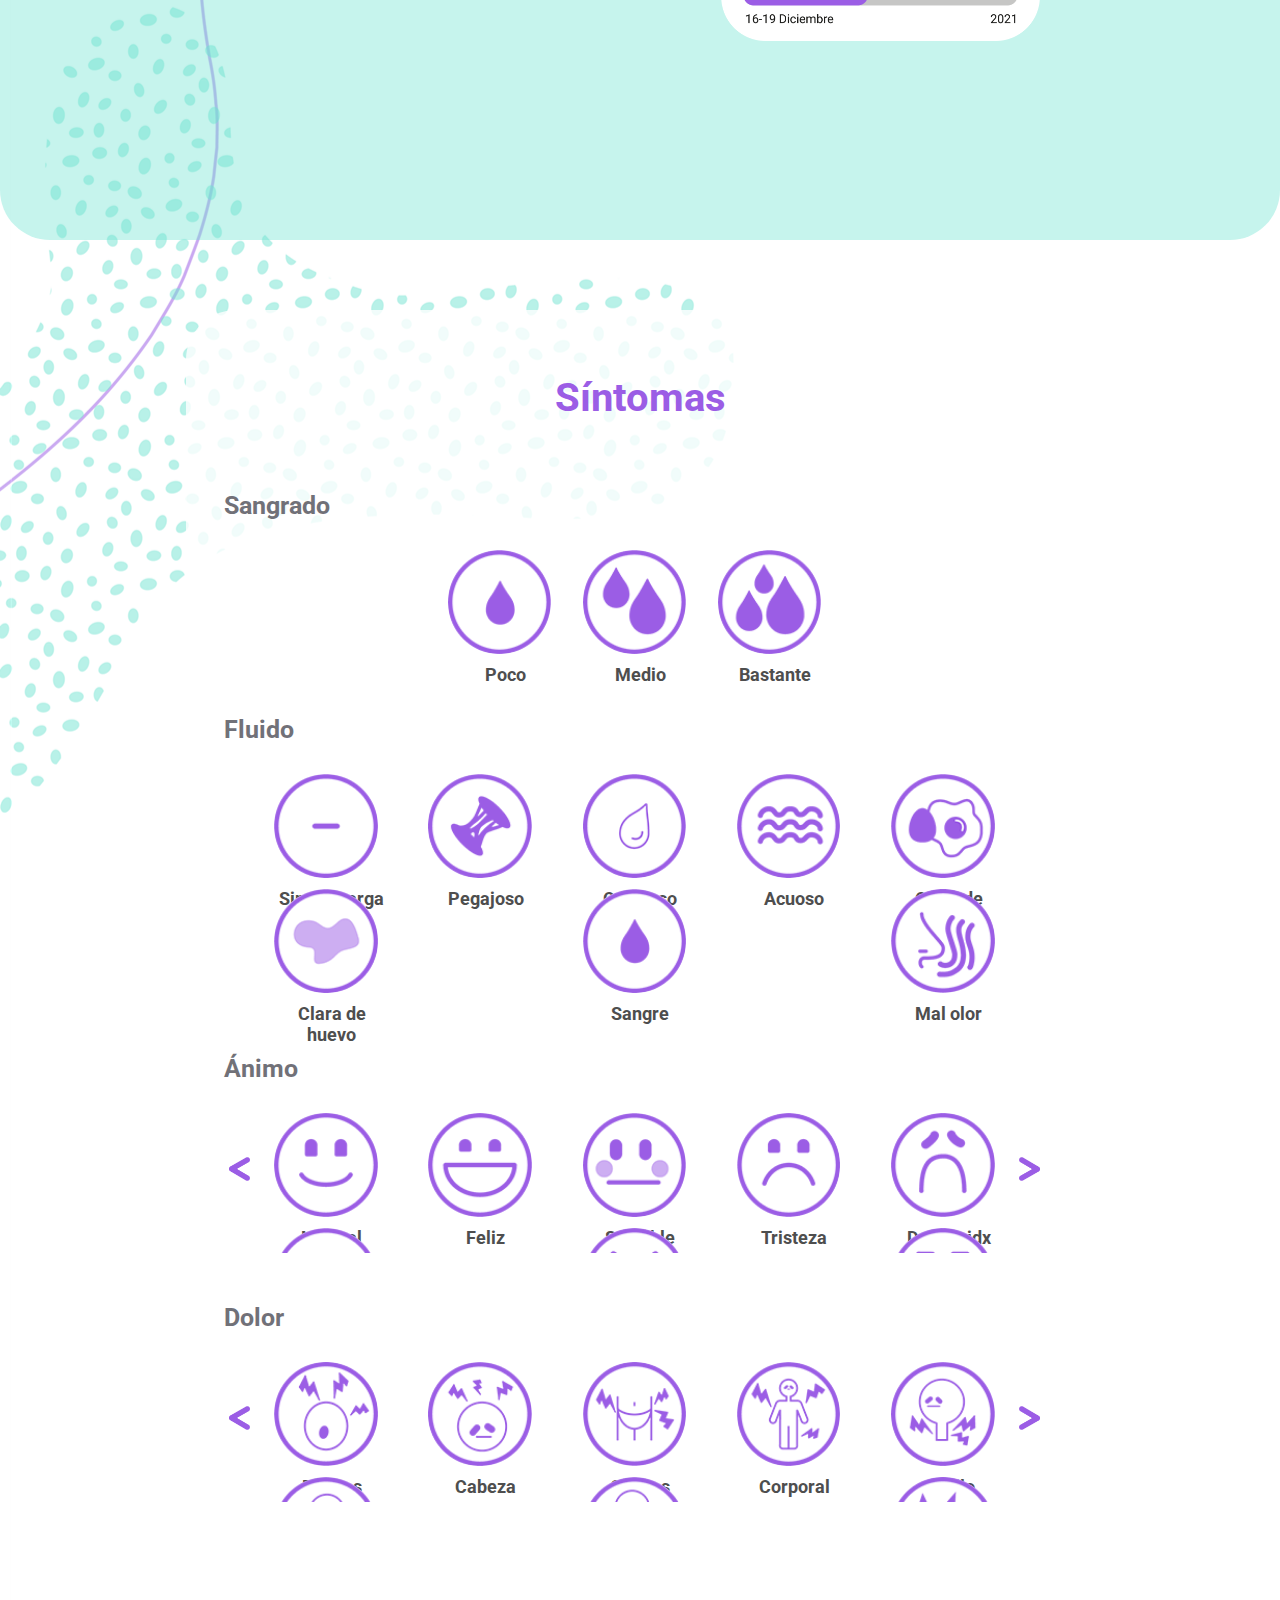
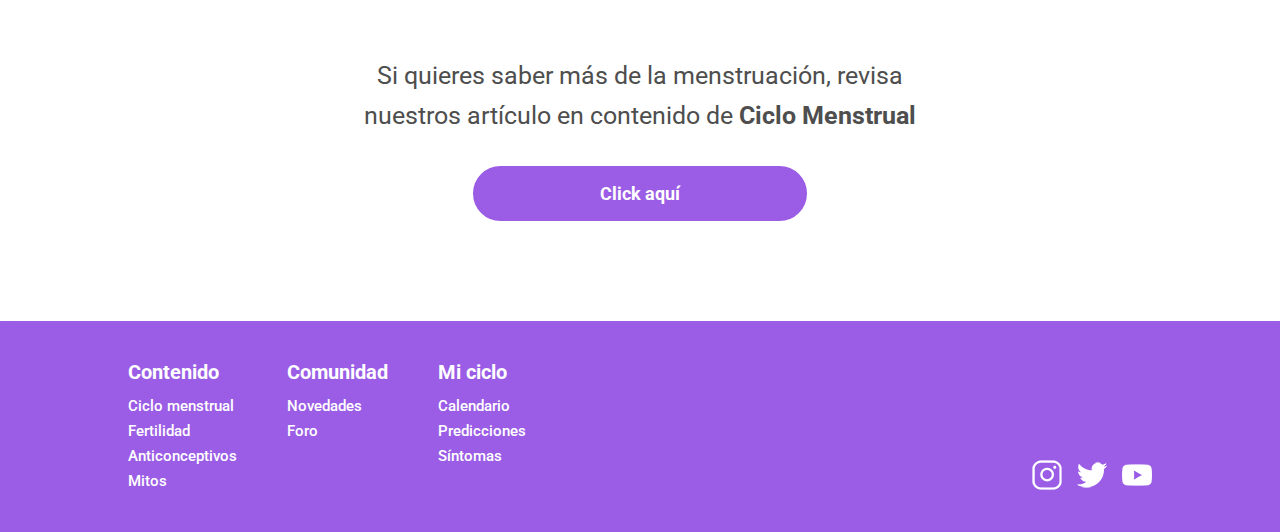
<file: mi-ciclo.html>
<!doctype html>
<html>
	<head>
		<meta charset="utf-8">
		<title>Mi ciclo</title>
		<meta name="viewport" content="width=device-width, initial scale=1.0">
		<link href="estilos.css" rel="stylesheet" type="text/css">
	</head>

	<body>
		<header>
			<a href="index.html" target="_self" class="logo"><img src="img/logo-blanco.png" width="108" height="43" alt=""></a>
			<nav class="menu">
				<div class="menu-hamburguesa">
					<div></div>
					<div></div>
					<div></div>
				</div>

				<ul id="botones-secciones">
					<li id="contenido">
						<a href="#" id="contenido-boton" title="Contenido.boton">Contenido</a>
						<ul id="contenido-slide">
							<li><a href="ciclo-menstrual.html">ciclo menstrual</a></li>
							<li><a href="anticonceptivos.html">anticonceptivos</a></li>
							<li><a href="#">fertilidad</a></li>
							<li><a href="#">mitos</a></li>
						</ul>
					</li>
					<li><a href="mi-ciclo.html" title="Mi ciclo">Mi ciclo</a></li>
					<li><a href="#" title="Comunidad">Comunidad</a></li>
				</ul>
			</nav>
			<div class="usuario">
				<a href="inicio-sesion.html" class="anacleta">Anacleta</a>
				<div class="foto-perfil"></div>
			</div>
		</header>
		
		<main class="main-mi-ciclo">
			
			<section class="botton-atras">
				<a href="index.html"><img src="img/casa.png" width="20" height="20" alt=""/></a> 
				<p> &#62; Mi ciclo</p>
			</section>
			
			<section class="banner">
				<img src="img/mi-ciclo/banner-mi-ciclo.png" width="1536" height="400" alt=""/> 
			</section>

			<section class="calendario">
				<h1>Calendario</h1>	
				<div>
					<img src="img/mi-ciclo/calendario.jpg" width="670" height="566" alt=""/>
					<article class="notas">
						<h1>A&ntilde;adir notas:</h1>
						<textarea name="Añadir notas" id="Añadir notas" placeholder="Amigx, anota lo que quieras sin miedos ;)"></textarea>
					</article>
				</div>
			</section>
			
			<section id="promedio-estadisticas">
				<article class="promedio">
					<h1>Valores promedio</h1>
					<img src="img/mi-ciclo/valores-promedio.png" alt=""/> 
				</article>
				
				<article class="estadisticas-contenedor">
					<h1>Estad&iacute;sticas</h1>
					<img src="img/mi-ciclo/estadisticas.png" alt=""/> 
				</article>
			</section>

			<section class="sintomas">
				<h1>S&iacute;ntomas</h1>
				<article class="sintomas-sangrado">
					<h3>Sangrado</h3>
					<div class="container">
						<label class="option_item">
							<input type="checkbox" class="checkbox">
							<div class="option_inner">
								<div class="icon">
									<img src="img/mi-ciclo/sangrado-poco.png" alt=""/></div>
							</div>
							<p>Poco</p>
						</label>

						<label class="option_item">
							<input type="checkbox" class="checkbox">
							<div class="option_inner">
								<div class="icon">
									<img src="img/mi-ciclo/sangrado-medio.png" alt=""/></div>
							</div>
							<p>Medio</p>
						</label>

						<label class="option_item">
							<input type="checkbox" class="checkbox">
							<div class="option_inner">
								<div class="icon">
									<img src="img/mi-ciclo/sangrado-bastante.png" alt=""/></div>
							</div>
							<p>Bastante</p>
						</label>
					</div>
				</article>
				
				<article>
					<h3>Fluido</h3>
					<div class="container">
						<label class="option_item">
							<input type="checkbox" class="checkbox">
							<div class="option_inner">
								<div class="icon">
									<img src="img/mi-ciclo/fluido-sindescarga.png" alt=""/></div>
							</div>
							<p>Sin descarga</p>
						</label>

						<label class="option_item">
							<input type="checkbox" class="checkbox">
							<div class="option_inner">
								<div class="icon">
									<img src="img/mi-ciclo/fluido-pegajoso.png" alt=""/></div>
							</div>
							<p>Pegajoso</p>
						</label>

						<label class="option_item">
							<input type="checkbox" class="checkbox">
							<div class="option_inner">
								<div class="icon">
									<img src="img/mi-ciclo/fluido-cremoso.png" alt=""/></div>
							</div>
							<p>Cremoso</p>
						</label>

						<label class="option_item">
							<input type="checkbox" class="checkbox">
							<div class="option_inner">
								<div class="icon">
									<img src="img/mi-ciclo/fluido-acuoso.png" width="100" height="100" alt=""/>
								</div>
							</div>
							<p>Acuoso</p>
						</label>

						<label class="option_item">
							<input type="checkbox" class="checkbox">
							<div class="option_inner">
								<div class="icon">
									<img src="img/mi-ciclo/fluido-claradehuevo.png" width="100" height="100" alt=""/>
								</div>	
							</div>
							<p>Clara de huevo</p>
						</label>

						<label class="option_item">
							<input type="checkbox" class="checkbox">
							<div class="option_inner">
								<div class="icon">
									<img src="img/mi-ciclo/fluido-verde.png" width="100" height="100" alt=""/>
								</div>	
							</div>
							<p>Clara de huevo</p>
						</label>

						<label class="option_item">
							<input type="checkbox" class="checkbox">
							<div class="option_inner">
								<div class="icon">
									<img src="img/mi-ciclo/fluido-sangre.png" width="100" height="100" alt=""/>
								</div>	
							</div>
							<p>Sangre</p>
						</label>

						<label class="option_item">
							<input type="checkbox" class="checkbox">
							<div class="option_inner">
								<div class="icon">
									<img src="img/mi-ciclo/fluido-malolor.png" width="100" height="100" alt=""/>
								</div>	
							</div>
							<p>Mal olor</p>
						</label>
					</div>
				</article>
				
				
				<article>
					<h3>&Aacute;nimo</h3>
					<div id="contenidocarusel-two">
						<div class="carrusel" id="carrusel-01">
							<div class="tarjeta-carrusel">
								<div class="container">
									<label class="option_item">
										<input type="checkbox" class="checkbox">
										<div class="option_inner">
											<div class="icon">
												<img src="img/mi-ciclo/animo-normal.png" alt=""/></div>
										</div>
										<p>Normal</p>
									</label>

									<label class="option_item">
										<input type="checkbox" class="checkbox">
										<div class="option_inner">
											<div class="icon">
												<img src="img/mi-ciclo/animo-feliz.png" alt=""/></div>
										</div>
										<p>Feliz</p>
									</label>

									<label class="option_item">
										<input type="checkbox" class="checkbox">
										<div class="option_inner">
											<div class="icon">
												<img src="img/mi-ciclo/animo-sensible.png" alt=""/></div>	
										</div>
										<p>Sensible</p>
									</label>
									
									<label class="option_item">
										<input type="checkbox" class="checkbox">
										<div class="option_inner">
											<div class="icon">
												<img src="img/mi-ciclo/animo-triste.png" alt=""/></div>	
										</div>
										<p>Tristeza</p>
									</label>
									
									<label class="option_item">
										<input type="checkbox" class="checkbox">
										<div class="option_inner">
											<div class="icon">
												<img src="img/mi-ciclo/animo-desprimidx.png" alt=""/></div>	
										</div>
										<p>Deprimidx</p>
									</label>
									
									<label class="option_item">
										<input type="checkbox" class="checkbox">
										<div class="option_inner">
											<div class="icon">
												<img src="img/mi-ciclo/animo-irritadx.png" alt=""/></div>	
										</div>
										<p>Irritado</p>
									</label>
									
									<label class="option_item">
										<input type="checkbox" class="checkbox">
										<div class="option_inner">
											<div class="icon">
												<img src="img/mi-ciclo/animo-enojadx.png" alt=""/></div>	
										</div>
										<p>Enojadx</p>
									</label>
									
									<label class="option_item">
										<input type="checkbox" class="checkbox">
										<div class="option_inner">
											<div class="icon">
												<img src="img/mi-ciclo/animo-ansiosx.png" alt=""/></div>	
										</div>
										<p>Ansiosx</p>
									</label>
								</div>	
							</div>

							<div class="flechas-carrusel">
								<a href="#carrusel-01"><img src="img/flecha-izq.png" width="42" height="47" alt=""/></a>
								<a href="#carrusel-02"><img src="img/flecha-der.png" width="42" height="47" alt=""/></a>
							</div>
						</div>

						<div class="carrusel" id="carrusel-02">
							<div class="tarjeta-carrusel">
								<div class="container">
									<label class="option_item">
										<input type="checkbox" class="checkbox">
										<div class="option_inner">
											<div class="icon">
												<img src="img/mi-ciclo/animo-cansadx.png" alt=""/></div>
										</div>
										<p>Cansadx</p>
									</label>
									
									<label class="option_item">
										<input type="checkbox" class="checkbox">
										<div class="option_inner">
											<div class="icon">
												<img src="img/mi-ciclo/animo-molestx.png" alt=""/></div>
										</div>
										<p>Molestx</p>
									</label>
									
									<label class="option_item">
										<input type="checkbox" class="checkbox">
										<div class="option_inner">
											<div class="icon">
												<img src="img/mi-ciclo/animo-nerviosx.png" alt=""/></div>	
										</div>
										<p>Nerviosx</p>
									</label>
									
									<label class="option_item">
										<input type="checkbox" class="checkbox">
										<div class="option_inner">
											<div class="icon">
												<img src="img/mi-ciclo/animo-tensx.png" alt=""/></div>	
										</div>
										<p>Tensx</p>
									</label>
								</div>			
							</div>

							<div class="flechas-carrusel">
								<a href="#carrusel-01"><img src="img/flecha-izq.png" width="42" height="47" alt=""/></a>
							</div>
						</div>		
					</div>
				</article>
				

				<article>
					<h3>Dolor</h3>
					<div id="contenidocarusel-two">
						<div class="carrusel" id="carrusel-011">
							<div class="tarjeta-carrusel">
								<div class="container">
									<label class="option_item">
										<input type="checkbox" class="checkbox">
										<div class="option_inner">
											<div class="icon">
												<img src="img/mi-ciclo/dolor-pechos.png" alt=""/></div>
										</div>
										<p>Pechos</p>
									</label>

									<label class="option_item">
										<input type="checkbox" class="checkbox">
										<div class="option_inner">
											<div class="icon">
												<img src="img/mi-ciclo/dolor-cabeza.png" alt=""/></div>
										</div>
										<p>Cabeza</p>
									</label>

									<label class="option_item">
										<input type="checkbox" class="checkbox">
										<div class="option_inner">
											<div class="icon">
												<img src="img/mi-ciclo/dolor-colicos.png" alt=""/></div>	
										</div>
										<p>C&oacute;licos</p>
									</label>
									
									<label class="option_item">
										<input type="checkbox" class="checkbox">
										<div class="option_inner">
											<div class="icon">
												<img src="img/mi-ciclo/dolor-corporal.png" alt=""/></div>	
										</div>
										<p>Corporal</p>
									</label>
									
									<label class="option_item">
										<input type="checkbox" class="checkbox">
										<div class="option_inner">
											<div class="icon">
												<img src="img/mi-ciclo/dolor-cuello.png" alt=""/></div>	
										</div>
										<p>Cuello</p>
									</label>
									
									<label class="option_item">
										<input type="checkbox" class="checkbox">
										<div class="option_inner">
											<div class="icon">
												<img src="img/mi-ciclo/dolor-hombros.png" alt=""/></div>	
										</div>
										<p>Hombros</p>
									</label>
									
									<label class="option_item">
										<input type="checkbox" class="checkbox">
										<div class="option_inner">
											<div class="icon">
												<img src="img/mi-ciclo/dolor-espalda.png" alt=""/></div>	
										</div>
										<p>Espalda</p>
									</label>
									
									<label class="option_item">
										<input type="checkbox" class="checkbox">
										<div class="option_inner">
											<div class="icon">
												<img src="img/mi-ciclo/dolor-calambres.png" alt=""/></div>	
										</div>
										<p>Calambres</p>
									</label>
								</div>	
							</div>

							<div class="flechas-carrusel">
								<a href="#carrusel-011"><img src="img/flecha-izq.png" width="42" height="47" alt=""/></a>
								<a href="#carrusel-022"><img src="img/flecha-der.png" width="42" height="47" alt=""/></a>
							</div>
						</div>

						<div class="carrusel" id="carrusel-022">
							<div class="tarjeta-carrusel">
								<div class="container">
									<label class="option_item">
										<input type="checkbox" class="checkbox">
										<div class="option_inner">
											<div class="icon">
												<img src="img/mi-ciclo/dolor-acne.png" alt=""/></div>
										</div>
										<p>Acne</p>
									</label>
									
									<label class="option_item">
										<input type="checkbox" class="checkbox">
										<div class="option_inner">
											<div class="icon">
												<img src="img/mi-ciclo/dolor-mareo.png" alt=""/></div>
										</div>
										<p>Mareo</p>
									</label>
									
									<label class="option_item">
										<input type="checkbox" class="checkbox">
										<div class="option_inner">
											<div class="icon">
												<img src="img/mi-ciclo/dolor-hinchazon.png" alt=""/></div>	
										</div>
										<p>Hinchaz&oacute;n</p>
									</label>
									
									<label class="option_item">
										<input type="checkbox" class="checkbox">
										<div class="option_inner">
											<div class="icon">
												<img src="img/mi-ciclo/dolor-sueño.png" alt=""/></div>	
										</div>
										<p>Sue&ntilde;o</p>
									</label>
									
									<label class="option_item">
										<input type="checkbox" class="checkbox">
										<div class="option_inner">
											<div class="icon">
												<img src="img/mi-ciclo/dolor-sarpucllido.png" alt=""/></div>	
										</div>
										<p>Sarpullido</p>
									</label>
								</div>			
							</div>

							<div class="flechas-carrusel">
								<a href="#carrusel-011"><img src="img/flecha-izq.png" width="42" height="47" alt=""/></a>
							</div>
						</div>		
					</div>
				</article>
			</section>

			<section class="info">
				<p>Si quieres saber m&aacute;s de la menstruaci&oacute;n, revisa nuestros art&iacute;culo en contenido de <strong> Ciclo Menstrual</strong></p>
				<a href="index.html" title="Click aquí" target="_blank">Click aquí</a>
			</section>
		</main>
		
		<footer>
		<article class="footer-secciones">
			<ul>
				<li><h4>Contenido</h4></li>
				<li><a href="ciclo-menstrual.html">Ciclo menstrual</a></li>
				<li><a href="">Fertilidad</a></li>
				<li><a href="anticonceptivos.html">Anticonceptivos</a></li>
				<li><a href="">Mitos</a></li>
			</ul>

			<ul>
				<li><h4>Comunidad</h4></li>
				<li><a href="">Novedades</a></li>
				<li><a href="">Foro</a></li>
			</ul>

			<ul>
				<li><h4>Mi ciclo</h4></li>
				<li><a href="mi-ciclo.html">Calendario</a></li>
				<li><a href="mi-ciclo.html">Predicciones</a></li>
				<li><a href="mi-ciclo.html">S&iacute;ntomas</a></li>
			</ul>
		</article>

		<ul class="red-social">
			<li><a href="https://www.instagram.com/?hl=es" target="_blank"><img src="img/instagram-blanco.png" width="30" height="30" alt=""/></a></li>
			<li><a href="https://twitter.com/?lang=es" target="_blank"><img src="img/twitter-blanco.png" width="30" height="30"  alt=""/></a></li>
			<li><a href="https://www.youtube.com/" target="_blank"><img src="img/youtube-blanco.png" width="30" height="30"  alt=""/></a></li>
		</ul>
	</footer>

	</body>
</html>
</file>
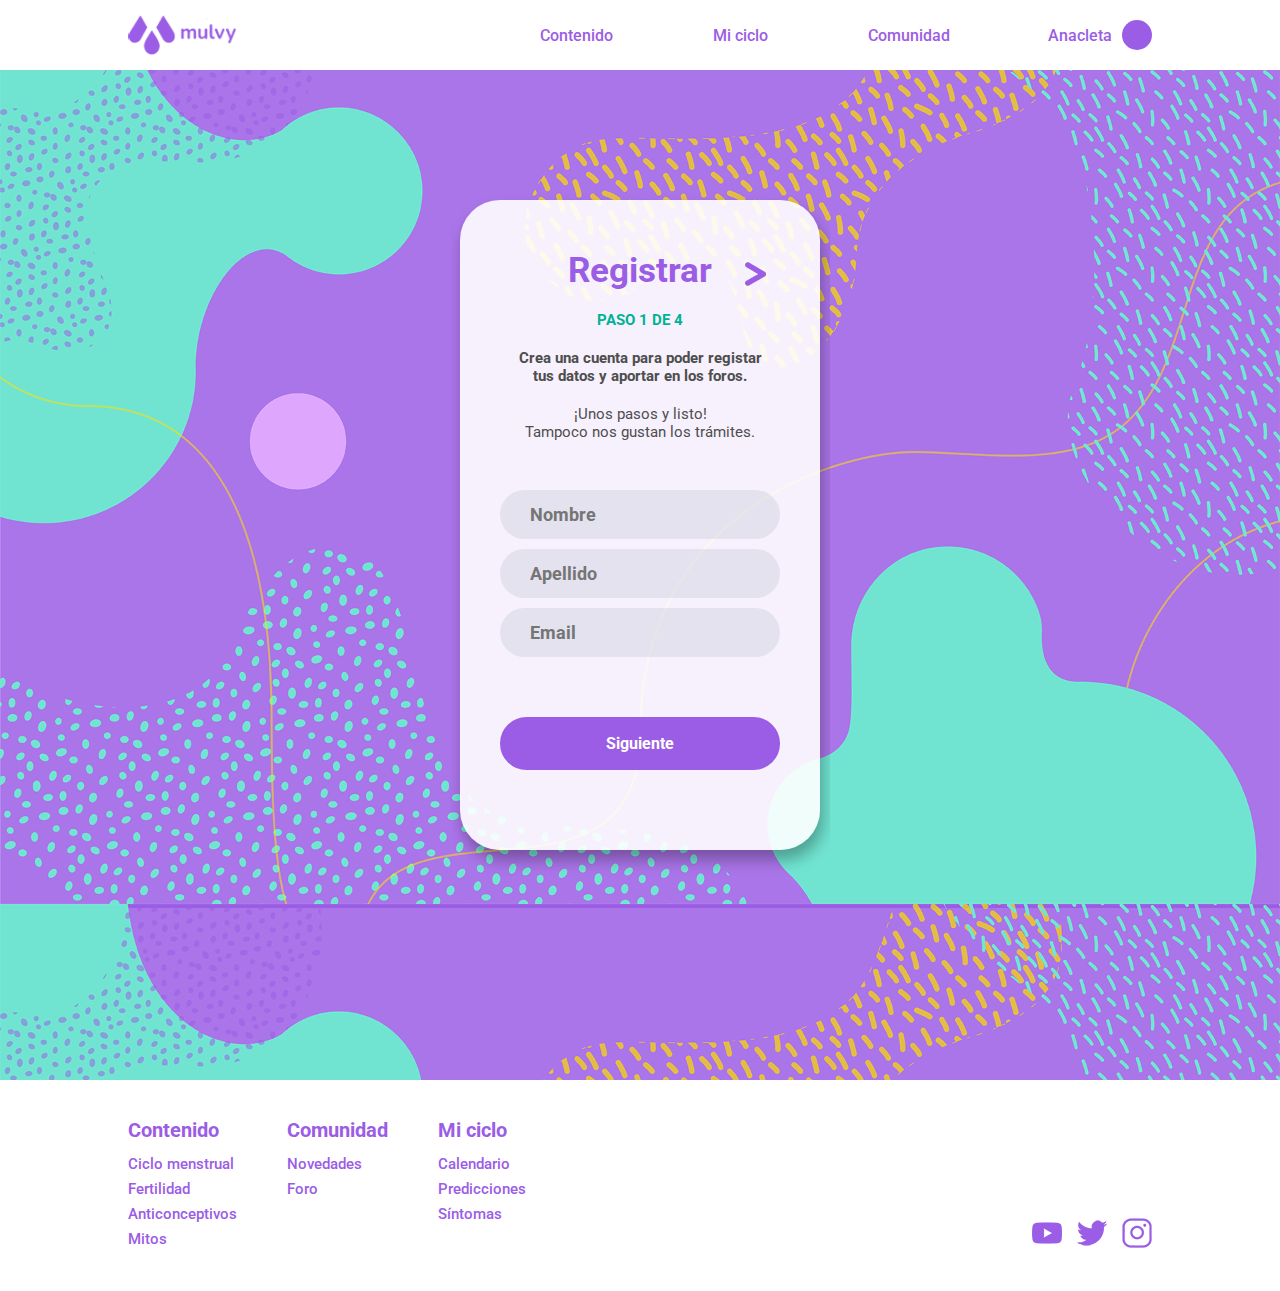
<file: registro.html>
<!doctype html>
<html>
<head>
	<meta charset="utf-8">
	<title>Registrar</title>
	<link href="estilos.css" rel="stylesheet" type="text/css">
	<meta name="viewport" content="width=device-width, initial scale=1.0">
</head>

<body>
	<header class="header-blanco">
		<a href="index.html" class="logo"> <img src="img/logo-violeta.png" alt="mulvy"></a>
		<nav class="menu">
			<div class="menu-hamburguesa">
				<div></div>
				<div></div>
				<div></div>
			</div>

			<ul id="botones-secciones">
				<li id="contenido">
					<a href="#" id="contenido-boton" title="Contenido.boton">Contenido</a>
					<ul id="contenido-slide">
						<li><a href="ciclo-menstrual.html">ciclo menstrual</a></li>
						<li><a href="anticonceptivos.html">anticonceptivos</a></li>
						<li><a href="#">fertilidad</a></li>
						<li><a href="#">mitos</a></li>
					</ul>
				</li>
				<li><a href="mi-ciclo.html" title="Mi ciclo">Mi ciclo</a></li>
				<li><a href="#" title="Comunidad">Comunidad</a></li>
			</ul>
		</nav>
			<div class="usuario">
				<a href="inicio-sesion.html" class="anacleta">Anacleta</a>
				<div class="foto-perfil"></div>
			</div>
	</header>

	<main class="main-registrar">
		<section>
			<ul class="carrusel-registro">
				<li class="contenedor-cuadrado" id="cuadrado-registro-1">
					<div class="espacio"></div>
					<div class="cuadrado">
						<div class="texto-registro">
							<h1>Registrar</h1>

							<div class="flechas">
							<a href="#" class="flecha-no"><img src="img/registrar/flecha-izq.png" width="21" height="24" alt=""></a>
							<a href="#cuadrado-registro-2"><img src="img/registrar/flecha-der.png" width="21" height="24" alt=""></a>
							</div>

							<p class="pasos">Paso 1 de 4</p>
							<p class="texto-bold">Crea una cuenta para poder registar <br>tus datos y aportar en los foros.</p>
							<p>¡Unos pasos y listo!<br>Tampoco nos gustan los tr&aacute;mites.</p>
						</div>
						
						<form method="post" action="milto: Celeste.D.012@hotmail.com ?subject= Enviar mail" target="_blank" enctype="text/plain">
							<input type="text" name="Nombre" id="Nombre" maxlength="30" placeholder="Nombre" requiered>

							<input type="text" name="Apellido" id="Apellido" maxlength="50" placeholder="Apellido" required>

							<input type="email" name="Email" id="Email" maxlength="80"  placeholder="Email" formenctype="text/plain" required>

							<a href="#cuadrado-registro-2" target="_self" class="boton-siguiente">Siguiente</a>
						</form>
					</div>
				</li>
				
				<li class="contenedor-cuadrado" id="cuadrado-registro-2">
					<div class="espacio"></div>
					<div class="cuadrado">
						<div class="texto-registro">
							<h1>Registrar</h1>

							<div class="flechas">
							<a href="#cuadrado-registro-1"><img src="img/registrar/flecha-izq.png" width="21" height="24" alt=""></a>
							<a href="#cuadrado-registro-3"><img src="img/registrar/flecha-der.png" width="21" height="24" alt=""></a>
							</div>

							<p class="pasos">Paso 1 de 4</p>
							<p class="texto-bold">Crea una contrase&ntilde;a para poder registar <br>tus datos y aportar en los foros.</p>
							<p>¡Unos pasos y listo!<br>Tampoco nos gusta los tr&aacute;mites.</p>
						</div>	
						
						<form method="post" action="milto: Celeste.D.012@hotmail.com ?subject= Enviar mail" target="_blank" enctype="text/plain">
							<input type="text" name="Usuario" id="Usuario" maxlength="30" placeholder="Usuario" requiered>

							<input type="password" name="Contraseña" id="Contraseña" maxlength="25" placeholder="Contraseña" required>

							<input type="password" name="Confirmar contraseña" id="Confirmar contraseña" maxlength="25"  placeholder="Confirmar contraseña" requiered>

							<a href="#cuadrado-registro-3" target="_self" class="boton-siguiente">Siguiente</a>
						</form>
					</div>
				</li>
				
				<li class="contenedor-cuadrado" id="cuadrado-registro-3">
					<div class="espacio"></div>
					<div class="cuadrado">
						<div class="texto-registro">
							<h1>Registrar</h1>

							<div class="flechas">
							<a href="#cuadrado-registro-2"><img src="img/registrar/flecha-izq.png" width="21" height="24" alt=""></a>
							<a href="#cuadrado-registro-4"><img src="img/registrar/flecha-der.png" width="21" height="24" alt=""></a>
							</div>

							<p class="pasos">Paso 2 de 4</p>
							<img src="img/registrar/calendario-registrar.png" alt=""/>
							<p class="texto-bold">¿Cu&aacute;ndo naciste?</p>
						</div>

						<form method="post" action="milto: Celeste.D.012@hotmail.com ?subject= Enviar mail" target="_blank" enctype="text/plain">
							<div class="calendario-registrar">
								<input type="date" name="Nacimiento" id="Nacimiento" required>
							</div>

							<a href="#cuadrado-registro-4" target="_self" class="boton-siguiente">Siguiente</a>
						</form>
					</div>
				</li>
				
				<li class="contenedor-cuadrado" id="cuadrado-registro-4">
					<div class="espacio"></div>
					<div class="cuadrado">
						<div class="texto-registro">
							<h1>Registrar</h1>

							<div class="flechas">
							<a href="#cuadrado-registro-3"><img src="img/registrar/flecha-izq.png" width="21" height="24" alt=""></a>
							<a href="#cuadrado-registro-5"><img src="img/registrar/flecha-der.png" width="21" height="24" alt=""></a>
							</div>

							<p class="pasos">Paso 2 de 4</p>
							<img src="img/registrar/calendario-registrar.png" alt=""/>
							<p class="texto-bold">¿Cu&aacute;ndo fue tu &uacute;ltimo periodo?</p>
						</div>

						<form method="post" action="mailto: Celeste.D.012@hotmail.com ?subject= Enviar mail" target="_blank" enctype="text/plain">

							<div class="calendario-registrar">
								<input type="date" name="Ultimo-periodo" id="ultimo-periodo" required>
							</div>

							<div class="caja-norecuerdo">
								<input class="No recuerdo" type="checkbox" neme="No recuerdo" value="No recuerdo"  id="No recuerdo" >
								<label for="Recordar">No recuerdo</label>
							</div>

							<a href="#cuadrado-registro-7" class="boton-no-ciclo">No tengo ciclo</a>

							<a href="#cuadrado-registro-5" class="boton-siguiente">Siguiente</a>
						</form>
					</div>
				</li>
				
				<li class="contenedor-cuadrado" id="cuadrado-registro-5">
					<div class="espacio"></div>
					<div class="cuadrado">
						<div class="texto-registro">
							<h1>Registrar</h1>

							<div class="flechas">
							<a href="#cuadrado-registro-4"><img src="img/registrar/flecha-izq.png" width="21" height="24" alt=""></a>
							<a href="#cuadrado-registro-6"><img src="img/registrar/flecha-der.png" width="21" height="24" alt=""></a>
							</div>

							<p class="pasos">Paso 3 de 4</p>
							<img src="img/registrar/sangrado-registrar.png" alt=""/>
							<p class="texto-bold">¿Cu&aacute;nto dura tu ciclo?</p>
						</div>

						<form method="post" action="milto: Celeste.D.012@hotmail.com ?subject= Enviar mail" target="_blank" enctype="text/plain">

							<div class="dias">
								<input type="number" min="24" max="31" name="Días" id="Días" placeholder="Ej. 28 días" required>
							</div>

							<a href="#cuadrado-registro-6" class="boton-siguiente">Siguiente</a>
						</form>
					</div>
				</li>
				
				<li class="contenedor-cuadrado" id="cuadrado-registro-6">
					<div class="espacio"></div>
					<div class="cuadrado">
						<div class="texto-registro">
							<h1>Registrar</h1>

							<div class="flechas">
							<a href="#cuadrado-registro-5"><img src="img/registrar/flecha-izq.png" width="21" height="24" alt=""></a>
							<a href="#cuadrado-registro-7"><img src="img/registrar/flecha-der.png" width="21" height="24" alt=""></a>
							</div>

							<p class="pasos">Paso 4 de 4</p>
							<img src="img/registrar/anticonceptivos-registrar.png" alt=""/>
							<p class="texto-bold">¿Usas anticonceptivos?</p>
						</div>

						<form method="post" action="milto: Celeste.D.012@hotmail.com ?subject= Enviar mail" target="_blank" enctype="text/plain">

							<div class="anticonceptivos">
								<span>
									<input type="checkbox" name="Pastillas" value="Pastillas" id="Pastillas">
									<label for="Pastillas">Pastillas</label>
								</span>

								<span>
									<input type="checkbox" name="Preservativo" value="Preservativo" id="Preservativo">
									<label for="Preservativo">Preservativo</label>
								</span>

								<span>
									<input type="checkbox" name="Implante anticonceptivo" value="Implante anticonceptivo" id="Implante anticonceptivo">
									<label for="Implante anticonceptivo">Implante ac.</label>
								</span>

								<span>
									<input type="checkbox" name="Parche" value="Parche" id="Parche">
									<label for="Parche">Parche</label>
								</span>

								<span>
									<input type="checkbox" name="Inyección" value="Inyección" id="Inyeccion">
									<label for="Inyección">Inyecci&oacute;n</label>
								</span>

								<span>
									<input type="checkbox" name="DIU" value="DIU" id="DIU">
									<label for="DIU">DIU</label>
								</span>

								<span>
									<input type="checkbox" name="SIU" value="SIU" id="SIU">
									<label for="SIU">SIU</label>
								</span>

								<span>
									<input type="checkbox" name="Anillo" value="Anillo" id="Anillo">
									<label for="Anillo">Anillo</label>
								</span>

								<span>
									<input type="checkbox" name="Diafragma" value="Diafragma" id="Diafragma">
									<label for="Diafragma">Diafragma</label>
								</span>

								<span>
									<input type="checkbox" name="Esponja anticonceptiva" value="Esponja anticonceptiva" id="Esponja anticonceptiva">
									<label for="Esponja anticonceptiva">Esponja ac.</label>
								</span>

								<span>
									<input type="checkbox" name="Espermicida y gel" value="Espermicida y gel" id="Espermicida y gel">
									<label for="Espermicida y gel">Espermicida y gel</label>
								</span>

								<span>
									<input type="checkbox" name="Ligadura de trompas" value="Ligadura de trompas" id="Ligadura de trompas">
									<label for="Ligadura de trompas">Ligadura tubaria</label>
								</span>
							</div>

							<a href="#cuadrado-registro-7" class="boton-siguiente">Siguiente</a>
						</form>
					</div>
				</li>
				
				<li class="contenedor-cuadrado" id="cuadrado-registro-7">
					<div class="espacio"></div>
					<div class="cuadrado">
						<h1>¡Registro completo!</h1>
						
						<img class="img-listo" src="img/registrar/listo1-registrar.png" alt="">
						<img class="img-listo2" src="img/registrar/listo2-registrar.png" alt="">
						
						<a href="index.html" class="boton-ir-inicio">Ir a Inicio</a>
					</div>
				</li>
				
			</ul>
		</section>
	
	</main>

	<footer class="footer-blanco">
			<article class="footer-secciones">
					<ul>
					<li><h4>Contenido</h4></li>
					<li><a href="ciclo-menstrual.html">Ciclo menstrual</a></li>
					<li><a href="">Fertilidad</a></li>
					<li><a href="anticonceptivos.html">Anticonceptivos</a></li>
					<li><a href="">Mitos</a></li>
				</ul>

				<ul>
					<li><h4>Comunidad</h4></li>
					<li><a href="">Novedades</a></li>
					<li><a href="">Foro</a></li>
				</ul>

				<ul>
					<li><h4>Mi ciclo</h4></li>
					<li><a href="mi-ciclo.html">Calendario</a></li>
					<li><a href="mi-ciclo.html">Predicciones</a></li>
					<li><a href="mi-ciclo.html">S&iacute;ntomas</a></li>
				</ul>
				</article>

			<ul class="red-social">
				<li><a href="https://www.instagram.com/?hl=es" target="_blank"><img src="img/youtube-violeta.png" width="30" height="30" alt=""/></a></li>
				<li><a href="https://twitter.com/?lang=es" target="_blank"><img src="img/twitter-violeta.png" width="30" height="30" alt=""/></a></li>
				<li><a href="https://www.youtube.com/" target="_blank"><img src="img/instagram-violeta.png" width="30" height="30" alt=""/></a></li>
			</ul>
	</footer>

</body>
</html>
</file>
<file: estilos.css>
@charset "utf-8";
/* CSS Document */

@import url('https://fonts.googleapis.com/css2?family=Roboto:ital,wght@0,100;0,300;0,400;0,500;0,700;0,900;1,100;1,300;1,400;1,500;1,700;1,900&display=swap');

/*-----------------BODY-----------------*/
* {
	list-style: none;
	text-decoration: none;
	margin: 0px;
	padding: 0px;
	color: #4E4E4E;
	font-family: 'Roboto', sans-serif;
}

h1, h2, h3 {
	color:#9B5DE5;
}
h1{
	font-size: 50px;
}
h2{
	font-size: 35px;
}
p {
	font-size: 25px;
}


/*-----------------HEADER GENERAL-----------------*/
header {
    padding: 15px 10%;
	box-sizing: border-box;
    background-color: #9B5DE5;
	height: 70px;
    color: #fff;
    font-weight: 500;
    display: flex;
	justify-content: center;
    align-items: center;
	position: fixed;
	top: 0px;
	z-index: 1000;/*para que quede arriba de todo si hay otra cosa con position*/
	width: 100%;
}

/*-----LOGO-----*/
.logo {
	display: flex;
	justify-content: flex-start;
	width: 10%;
	max-width: 153.6px;/*es para que quede siempre alineado con los márgenes de los costados aunque se agrande la pantalla*/
}

.logo img {
	width: 108px;
	height: auto;
}

/*-----MENU-----*/
.menu {
	width: 80%;
	max-width: 1228.8px;/*es para que quede siempre en el centro aunque se agrande la pantalla después de 1920px*/
	display: flex;
	justify-content: flex-end;
	align-items: center;
}
#botones-secciones {
	background-color: #9B5DE5;
	display: flex;
	align-items: center;
	padding: 0px 50px;
}
#botones-secciones a {
	padding: 15px 50px;
	color: #fff;/*esto afecta tanto a los <a> del menú principal como a los del slide, por eso no hay que ponerle el color de texto en #contenido-slide a*/
	border-radius: 50px;
}
#contenido-boton {
	padding: 15px 50px 25.625px;
}
#contenido-boton:hover {
	border-radius: 25px 25px 0px 0px;
}
#botones-secciones a:hover, #botones-secciones a:active {
	background-color: #fff;
	color: #9B5DE5;
}

/*-----MENU-CONTENIDO-SLIDE-----*/
#contenido-slide {
	display: none;
}
#contenido-slide {
	background-color: #9B5DE5;
	width: 171.5px;
	position: absolute;
	top: 70px;
	padding: 0px;
	border: 2px solid #9B5DE5;
}
#contenido-slide a {
	padding: 10px 10px 10px 20px;
	border-radius: 0px;
	display: block;/*es para que el a ocupe todo el ancho del li y cambie de color todo el botón cuando hay hover, sino cambia solo el ancho del texto*/
}
#contenido-slide a:hover{
	background-color: #fff;
}
#contenido:hover #contenido-boton {
	background-color: #fff;
	color: #9B5DE5;
	padding: 15px 50px 25.625px;
	border-radius: 25px 25px 0px 0px;
}
#contenido:hover #contenido-slide{
	display: flex;
	flex-direction: column;
}

/*-----USUARIO-----*/
.usuario {
	width: 10%;
	display: flex;
	justify-content: flex-end;
	align-items: center;
	max-width: 153.6px;/*es para que quede siempre alineado con los márgenes de los costados aunque se agrande la pantalla*/
}
.foto-perfil {
	min-width: 30px;/*es para que no se deforme cuando achicamos la pantalla*/
	min-height: 30px;/*ídem*/
	border-radius: 100%;
	background-color: #fff;
	margin-left: 10px;
}
.usuario a {
	color: #fff;
}

/*-----------------HEADER REGISTRO/INICIAR SESIÓN-----------------*/
.header-blanco {
    background-color: #fff;
    color: #9B5DE5;
}

/*-----MENU-----*/
.header-blanco #botones-secciones {
	background-color: #fff;
}
.header-blanco #botones-secciones a {
	color: #9B5DE5;
}
.header-blanco #botones-secciones a:hover, #botones-secciones a:active {
	background-color: #9B5DE5;
	color: #fff;
}

/*-----MENU-CONTENIDO-SLIDE-----*/
.header-blanco #contenido-slide {
	background-color: #fff;
	color: #9B5DE5;
	border: 2px solid #fff;
}
.header-blanco #contenido-slide a:hover{
	background-color: #9B5DE5;
}
.header-blanco #contenido:hover #contenido-boton {
	background-color: #9B5DE5;
	color: #fff;
}

/*-----USUARIO-----*/
.header-blanco .foto-perfil {
	background-color: #9B5DE5;
}
.header-blanco .usuario a {
	color: #9B5DE5;
}

/*----------------------FOOTER GENERAL---------------------*/
footer {
	width: 100%;
	background-color: #9B5DE5;
	display: flex;
	justify-content: center;
	align-items: center;
	padding: 3% 10%;
	box-sizing: border-box;
}
.footer-secciones {
	width: 100%;
	max-width: 1416px;
	display: flex;
	justify-content: flex-start;
	gap: 50px;
}
.footer-secciones a {
	color: #fff;
	font-size: 15px;
	line-height: 25px;
	font-weight: 500;
}
.footer-secciones a:hover {
	opacity: 0.7;
	transition-duration: 0.50s;
}

h4 {
	font-size: 20px;
	margin-bottom: 10px;
	color: #fff;
}

.red-social {
	display: flex;
	align-self: flex-end;
	gap: 15px;
}
.red-social img{
	width: auto;
	height: auto;
}

/*-----------------FOOTER REGISTRO/INICIAR SESIÓN-----------------*/
.footer-blanco {
	background-color: #fff;
}
.footer-blanco .footer-secciones a {
	color: #9B5DE5;
}
.footer-blanco h4 {
	color: #9B5DE5;
}



/*--------------------------------------------RESGISTRAR--------------------------------------------*/
/*-----------------MAIN-----------------*/

.main-registrar {
	background-image: url("img/registrar/fondo.registrar.png");
	display: flex;
	justify-content: center;
	background-size: 100%;
	padding: 0px;
	margin: 0px;
	animation: fondo alternate 3s infinite;
	animation-timing-function: ease-in-out;
}

@keyframes fondo{
	0%{
		background-image: url("img/registrar/fondo.registrar.png");
	}

	25%{
		background-image: url("img/registrar/fondo.registrar2.png");
	}

	75%{
		background-image: url("img/registrar/fondo.registrar3.png");
	}

	100%{
		background-image: url("img/registrar/fondo.registrar4.png");
	}
}

.main-registrar img{
	width: auto;
	height: auto;
}

.main-registrar section {
	width: 100%;
	height: 1080px;
	padding: 20px;
	box-sizing: border-box;
	display: flex;
	justify-content: center;
	align-items: center;
}

/*-----Carrusel------*/

.carrusel-registro {
	max-width: 380px;
	height: 900px;
	overflow: hidden; /*esto es lo que hace que se pueda ver una card a la vez*/
	display: flex;
	position: absolute;
	top: 0;/*para que quede pegado al borde superior de la pantalla*/
}

/*-----Contenedor cards------*/

.contenedor-cuadrado {
	width: 380px;
	max-width: 380px;
	height: 818px;
	display: flex;
	flex-direction: column;
	align-items: center;
}

.espacio {
	height: 150px;/*el espacio arriba de la card para que el elemento empiece donde empieza la página y el link te lleve ahi, sin moverse para abajo*/
	width: 380px;
}

/*-----Cuadrado------*/

.main-registrar .cuadrado {
	margin: 0px;
	display: flex;
	flex-direction: column;
	justify-content: space-between;
	align-items: center;
	background-color: rgba(255,255,255, 0.9);
	padding: 50px 40px 80px;
	box-sizing: border-box;
	width: 360px;
	height: 650px;
	min-width: 270px;
	border-radius: 40px;
	box-shadow: 3px 10px 15px rgba(0,0,0, 0.3);
	position: relative;/*es para que las flechas se muevan en base al cuadrado y para que haya espacio abajo para el box-shadow*/
	bottom: 18px;
	top: 50px
}

/*-----Flechas------*/

.flechas {
	display: flex;
	justify-content: space-between;
	width: 70%;
	height: auto;
	position: absolute;
	top: 9.5%;
}

.flecha-no {
	visibility: hidden;
}

/*-----Texto------*/

.texto-registro {
	width: 100%;
	display: flex;
	flex-direction: column;
	align-items: center;
	justify-content: flex-start;
	gap: 20px;
}

.main-registrar h1{
	font-size: 35px;
	text-align: center;
}
.main-registrar p{
	font-size: 15px;
	text-align: center;
}
.main-registrar .pasos {
	font-weight: bold;
	text-transform: uppercase;
	color: #00B295;
}
.main-registrar .texto-bold{
	font-weight: bold;
}

/*-----Form input------*/

.main-registrar form{
	width: 100%;
	max-height: 280px;
	display: flex;
	flex-direction: column;
	align-items: center;
	justify-content: flex-end;
	gap: 10px;
}
.main-registrar form input {
	width: 100%;
	height: 50px;
	background-color:rgba(187, 192, 207, 30%);
	border-radius: 50px;
	font-weight: bold;
	font-size: 18px;
	border: none;
	padding-left: 30px;
	box-sizing: border-box;
}

/*-----Boton-siguiente------*/

.main-registrar .boton-siguiente{
	width: 100%;
	height: auto;
	background-color:#9B5DE5;
	color: #fff;
	font-weight: bold;
	border-radius: 50px;
	padding: 15px 40px 15px 40px;
	box-sizing: border-box;
	display: flex;
	justify-content: center;
	align-items: center;
	border: 2px solid #9B5DE5;
}
.main-registrar .boton-siguiente:hover {
	color: #9B5DE5;
	background-color: #fff;
	transition-duration: 0.25s;
	border-radius: 60px;
	border: 2px solid #9B5DE5;
}
.main-registrar .boton-siguiente:active {
	color: #9B5DE5;
	background-color: #fff;
}

#cuadrado-registro-1 .boton-siguiente, #cuadrado-registro-2 .boton-siguiente, #cuadrado-registro-3 .boton-siguiente, #cuadrado-registro-5 .boton-siguiente {
	margin-top: 50px;
}
#cuadrado-registro-6 .boton-siguiente {
	margin-top: 10px;
}

/*-----Fechas------*/

#Nacimiento, #ultimo-periodo{
	padding: 5px;
}

/*-----Boton no recuerdo------*/

.main-registrar .caja-norecuerdo {
	width: 100%;
	height: 20px;
	display: flex;
	align-content: center;
	padding-left: 20px;
	gap: 20px;
}
.main-registrar .caja-norecuerdo input{
	width: 20px;
	height: 20px;
	align-self: center;
}

/*-----Boton.no.ciclo------*/

.main-registrar .boton-no-ciclo{
	width: 100%;
	height: auto;
	background-color:#fff;
	color: #9B5DE5;
	font-weight: bold;
	border-radius: 50px;
	border: 2px solid #9B5DE5;
	padding: 15px 40px;
	box-sizing: border-box;
	display: flex;
	justify-content: center;
	align-items: center;
}
.main-registrar .boton-no-ciclo:hover {
	background-color: #9B5DE5;
	color: #fff;
	transition-duration: 0.10s;
	border-radius: 60px;
	border: 2px solid #9B5DE5;
}
.main-registrar .boton-no-ciclo:active {
	color: #9B5DE5;
	background-color: #fff;
	border: 2px solid #9B5DE5;
}

/*-----Boton-ir-inicio------*/

.main-registrar .boton-ir-inicio{
	width: 70%;
	height: auto;
	background-color:#9B5DE5;
	color: #fff;
	font-weight: bold;
	border-radius: 50px;
	padding: 15px 40px;
	display: flex;
	justify-content: center;
	align-items: center;
	border: 2px solid #9B5DE5;
}
.main-registrar .boton-ir-inicio:hover {
	color: #9B5DE5;
	background-color: #fff;
	transition-duration: 0.25s;
	border-radius: 60px;
	border: 2px solid #9B5DE5;
}
.main-registrar .boton-ir-inicio:active {
	color: #9B5DE5;
	background-color: #fff;
	border: 2px solid #9B5DE5;
}

/*-----------formulario anticonceptivos-------------*/

.main-registrar #cuadrado-registro-6 form{
	height: 150px;
}
.main-registrar #cuadrado-registro-6 .anticonceptivos{
	height: 150px;
	width: 100%;
	font-weight: bold;
	display:flex;
	flex-wrap: wrap;
	flex-direction: column;
	align-items:flex-start;
	gap: 5px;
}
.main-registrar #cuadrado-registro-6 .anticonceptivos span{
	display: flex;
	align-items: center;
	height: 15px;
	width: auto;
	gap: 10px;
}

.main-registrar #cuadrado-registro-6 .anticonceptivos input{
	width: 15px;
	height: 15px;
}

.main-registrar #cuadrado-registro-6 .anticonceptivos label:hover{
	color: #828282;
	transition-duration: 0.25s;
}



/*--------------------------------------------------HOME----------------------------------------------------*/

/*-----------------MAIN-HOME----------------*/
.main-home {
	width: 100%;
	background-image: url("img/home/fondo-home.png");
	background-size: 100%;
	position: relative;
}
.main-home h2 {
	font-weight: bold;
	font-size: 50px;
	padding-bottom: 30px;
}

/*-----CÍRCULOS-----*/

/*esto es para que al apretar en cada círculo no salte de sección de repente sino que fluya*/

html {
	scroll-behavior: smooth;
	transition-duration: 3s;
}

.circulos {
	display: flex;
	flex-direction: column;
	position: fixed;
	right: 30px;
	top: 50%;
}
.circulos li {
	display: flex;
	justify-content: center;
	padding: 2px;
}
.circulos a {
	width: 17px;
	height: 17px;
	border-radius: 100%;
	background-color: #fff;
	border: 2px solid #9B5DE5;
}
.circulos a:hover {
	background-color: #DECAF6;
}
.circulos a:active {
	background-color: #9B5DE5;
}
.circulos a:focus {
	background-color: #9B5DE5;
}

/*-----BIENVENIDE-----*/

#bienvenide {
	padding: 10%;
	box-sizing: border-box;
	display: flex;
	justify-content: center;
	align-items: center;
	gap: 50px;
}

.main-home h1 {
	font-weight: bold;
	font-size: 50px;
	margin-bottom: 30px;
}
.main-home .texto-principal{
	width: 45%;
	max-width: 600px;
}

.img-bienvenide {
	width: 45%;
	height: 450px;
	background-image: url(img/home/bienvenide-home.png);
	background-size: 100%;
	background-repeat: no-repeat;
	animation: imagen-bienvenide alternate 1.8s infinite ease-in-out;
	display: flex;
	align-items: center;
}

@keyframes imagen-bienvenide{
	0%{ 
		background-image: url("img/home/bienvenide-home.png");}
	50%{ 
		background-image: url("img/home/bienvenide-home2.png");}
	100%{
		background-image: url("img/home/bienvenide-home.png");}
}
.flecha img{
	width: 15%;
	height: auto;
}
.flecha{
	width: 15%;
	height: auto;
	position: absolute;
	top: 560px;
	left: 280px;
}


/*-----Valores-----*/

#valores {
	width: 100%;
	background-color: rgba(113, 228, 209,0.5);
	padding: 15% 10%;
	box-sizing: border-box;
	display: flex;
	justify-content: center;
	align-items: center;
	gap: 50px;
}

.texto-valores {
	max-width: 500px;
}

.iconos-valores {
	display: flex;
}
.iconos-valores img{
	width: auto;
	height: auto;
}
.iconos-valores li{
	width: 31%;
	color: #4E4E4E;
	font-weight: bold;
	font-size: 20px;
	display: flex;
	flex-direction: column;
	align-items: center;
	padding: 0px 30px 0px 30px;
}

/*-----CONTENIDO-----*/

#contenido-seccion {
	padding: 10%;
	box-sizing: border-box;
	display: flex;
	flex-direction: column;
	justify-content: center;
	align-items: center;
	gap: 50px;
}
#contenido-seccion h2 {
	text-align: center;
}
#contenido-seccion p{
	text-align: center;
	max-width: 600px;
}

.contenido-iconos {
	width: 100%;
	display: flex;
	gap: 2%;
}
.contenido-iconos li {
	width: 23%;
	display: flex;
	flex-direction: column;
	align-items: center;
	gap: 20px;
	padding: 3% 1%;
	box-sizing: border-box;
	border: solid #9B5DE5 3px;
	border-radius: 30px;
	background-color: #fff;
}
.contenido-iconos a {
	color: #9B5DE5;
	font-size: 20px;
	padding: 10px 15px;
}
.contenido-iconos a:hover {
	color: #fff;
	background-color: #9B5DE5;
	padding: 10px 15px;
	border-radius: 30px;
}
.contenido-iconos img{
	width: auto;
	height: auto;
}

/*-----COMUNIDAD-----*/

#comunidad {
	padding: 10%;
	box-sizing: border-box;
	display: flex;
	align-items: center;
	gap: 10%;
	background-color: rgba(255, 224, 0, 0.4);
}
#comunidad article {
	width: 40%;
	display: flex;
	flex-direction: column;
	align-items: flex-start;
}
#comunidad a {
	background-color: #9B5DE5;
	color: #fff;
	padding: 15px 25px;
	border-radius: 40px;
	font-size: 20px;
	margin-top: 50px;
}
#comunidad a:hover {
	opacity: 0.8;
}

.imagen-comunidad {
	width: 100%;
	height: 441px;
	background-image: url(img/home/foro-home.png);
	background-size: 100%;
	animation: imagen-home-comunidad alternate 1s infinite ease-in-out;
	background-repeat: no-repeat;
}

@keyframes imagen-home-comunidad{
	0%{ 
		background-image: url("img/home/foro-home.png");}
	50%{ 
		background-image: url("img/home/foro-home2.png");}
	100%{
		background-image: url("img/home/foro-home.png");}
}

/*-----MI CICLO------*/

.main-home #mi-ciclo {
	padding: 10%;
	box-sizing: border-box;
	display: flex;
	flex-direction: column;
	align-items: center;
	gap: 50px;
}
.main-home #mi-ciclo h2 {
	padding-bottom: 30px;
	text-align: center;
}
.main-home .mi-ciclo-iconos {
	display: flex;
	justify-content: center;
	gap: 2%;
}
.main-home .mi-ciclo-iconos li {
	width: 31.33%;
	display: flex;
	flex-direction: column;
	align-items: center;
	gap: 10px;
	padding: 0px 20px;
}
.main-home .mi-ciclo-iconos img{
	width: auto;
	height: auto;
}
.main-home .mi-ciclo-iconos h3 {
	font-size: 20px;
}
.main-home .mi-ciclo-iconos p {
	font-size: 18px;
	text-align: center;
	max-width: 230px;
}
.main-home #mi-ciclo a {
	background-color: #9B5DE5;
	color: #fff;
	padding: 15px 25px;
	border-radius: 40px;
	font-size: 26px;
	margin-top: 50px;
}
.main-home #mi-ciclo a:hover {
	opacity: 0.7;
}

/*-----DISFRUTA-----*/

#disfruta {
	padding: 2% 10% 0px;
	box-sizing: border-box;
}
#disfruta article {
	width: 100%;
	display: flex;
	flex-direction: column;
	align-items: center;
	gap: 20px;
}
#disfruta h2 {
	text-align: center;
	padding-bottom: 0px;
}
#disfruta p {
	max-width: 600px;
	text-align: center;
}

.imagen-disfruta {
	width: 100%;
	height: 480px;
	background-image: url(img/home/disfruta-home.png);
	background-size: 100%;
	animation: imagen-disfruta alternate 1.5s infinite ease-in-out;
	background-repeat: no-repeat;
}

@keyframes imagen-disfruta{
	0%{ 
		background-image: url("img/home/disfruta-home.png");}
	50%{ 
		background-image: url("img/home/disfruta-home2.png");}
	100%{
		background-image: url("img/home/disfruta-home.png");}
}


/*--------------------------------------------------INICIAR SESIÓN----------------------------------------------------*/
/*-----------------MAIN-----------------*/

.main-inicio-sesion {
	background-image: url("img/iniciar-sesion/fondo.inicio-sesion.png");
	background-size: 100%;
	display: flex;
	justify-content: center;
	padding: 10.5%;
	box-sizing: border-box;
	animation: fondo-inicio-sesion alternate 1.5s infinite ease-in-out;
}

@keyframes fondo-inicio-sesion{
	
	0%{
		background-image: url("img/iniciar-sesion/fondo.inicio-sesion.png");}
	50%{
		background-image: url("img/iniciar-sesion/fondo.inicio-sesion2.png");}
	100%{
		background-image: url("img/iniciar-sesion/fondo.inicio-sesion3.png");}
}

.main-inicio-sesion h1{
	font-size: 35px;
	display: flex;
	justify-content: center;
}
.main-inicio-sesion p{
	font-size: 18px;
	text-align: center;
}

.iniciar {
	display: flex;
	flex-direction: column;
	justify-content: flex-start;
	align-items: center;
	gap: 20px;
	margin-bottom: 20px;
}
.iniciar img{
	width: auto;
	height: auto;
}

.main-inicio-sesion .cuadrado {
	display: flex;
	flex-direction: column;
	justify-content: space-between;
	align-items: center;
	background-color: rgba(255,255,255, 0.9);
	padding: 50px 40px 80px;
	box-sizing: border-box;
	width: 360px;
	height: 650px;
	border-radius: 40px;
	box-shadow: 3px 10px 15px rgba(0,0,0, 0.3);
}

.main-inicio-sesion article {
	position: none;
}
.main-inicio-sesion form{
	width: 100%;
	height: auto;
	display: flex;
	flex-wrap: wrap;
	justify-content: center;
}
.main-inicio-sesion input {
	width: 100%;
	height: 50px;
	background-color: rgba(187, 192, 207, 30%);
	border-radius: 50px;
	margin-bottom: 10px;
	font-weight: bold;
	font-size: 18px;
	padding-left: 30px;
	border: none;
}

/*-----Boton.crear cuenta------*/
.crear-usuario{
	width: 100%;
}
.crear-usuario p{
	font-size: 16px;
}
.crear-usuario a{
	font-size: 16px;
}

.crear-usuario a {
	color: #9B5DE5;
}
.crear-usuario a:hover {
	color:#71E4D1;
	transition-duration: 0.25s;
}
.crear-usuario a:active {
	color: #9B5DE5;
}


/*-----Boton.iniciar------*/

.main-inicio-sesion .entrar {
	width: 100%;
	height: auto;
	background-color: #9B5DE5;
	color: #fff;
	font-weight: bold;
	border-radius: 50px;
	padding: 15px 40px 15px 40px;
	display: flex;
	justify-content: center;
	align-items: center;
	margin-top: 30px;
	margin-bottom: 15px;
	box-sizing: border-box;
	border: 2px solid #9B5DE5;
	cursor: pointer;
}
.main-inicio-sesion .entrar:hover {
	color: #9B5DE5;
	background-color: #fff;
	transition-duration: 0.25s;
	border-radius: 60px;
	border: 2px solid #9B5DE5;
}
.main-inicio-sesion .entrar:active {
	color: #9B5DE5;
	background-color: #fff;
	border: 2px solid #9B5DE5;
}

/*-----Boton. Olvidaste usuario-contraseña------*/

.olvidaste-usuario {
	font-size: 18px;
	color: #00B295;
	justify-content: center;
	text-align: center;
}
.olvidaste-usuario:hover {
	color:#9B5DE5;
	transition-duration: 0.25s;
}
.olvidaste-usuario:active {
	color: #9B5DE5;
}

.text-olvidarusuario{
	display: flex;
	align-content: center;
	text-align: center;
}

.caja{
	width: 100%;
	display: flex;
	align-content: flex-start;
}
.caja input{
	width: 5%;
	display: flex;
	align-items: flex-start;
}
.caja label{
	display: flex;
	align-items: center;
	padding-left: 15px;
	padding-bottom: 11px;
}




/*-----------------------------------------------------CONTENIDO----------------------------------------------------------*/

/*-----------------------------------------------CICLO MENTRUAL--------------------------------------------------*/
.main-ciclo-menstual{
	padding-bottom: 80px;
	background: url("img/mi-ciclo/fondo-mi.ciclo.png")
}
/*----boton-atras-----*/
.main-ciclo-menstual .botton-atras{
	padding-top: 100px;
	padding-left: 280px;
}
/*----bnner-----*/
.main-ciclo-menstual .banner{
	padding-bottom: 30px;
}

/*----destacados-----*/
.destacados-ciclo-menstrual h1{
	text-align: center;
	padding-bottom: 30px;
}
.destacados-ciclo-menstrual div{
	background-color: aqua;
	width: 100%;
	height: 300px;
}

/*----contenido-----*/
.main-ciclo-menstual h2{
	text-align: center;
	font-size: 35px;
	padding: 50px 0px 20px 0px;
}
.cuadrados-violeta h4{
	font-size: 20px;
	font-weight: bold;
	padding-top: 20px;
	text-align: center;
}
.cuadrados-violeta {
	width: 1320px;
	height: auto;
	display: flex;
	flex-wrap: wrap;
	padding: 10px 10px;
	margin: 0px 280px;
	justify-content: space-between;
}
.cuadrados-violeta div{
	width: 200px;
	height: 380px;
	border-radius: 30px;
	background-color: #9B5DE5;
	color: #fff;
	
	display: flex;
	flex-wrap: wrap;
	padding: 25px;
	justify-content: center;
}
.cuadrados-violeta div:hover{ /*al pasar el mouse se agranda un poco las card*/
	transform: scale(1.1);
	transition-duration: 0.15s;
}

.contenedor-blanco {
	background: #fff;
	width: 300px;
	height: 300px;
	border-radius: 25px;
	display: flex;
	justify-content: center;
	align-items: center;
}
.contenedor-blanco img {
	width: 100%;
	height: auto;
}
/*-------*/
.cuadrados-violeta2 h4{
	font-size: 20px;
	font-weight: bold;
	padding-top: 20px;
	text-align: center;
}
.cuadrados-violeta2 {
	width: 1320px;
	height: auto;
	display: flex;
	flex-wrap: wrap;
	padding: 10px 10px;
	margin: 0px 280px;
	justify-content: space-between;
}
.cuadrados-violeta2 div{
	width: 265px;
	height: 380px;
	border-radius: 30px;
	background-color: #9B5DE5;
	color: #fff;
	
	display: flex;
	flex-wrap: wrap;
	padding: 25px;
	justify-content: center;
}
.cuadrados-violeta2 div:hover{ /*al pasar el mouse se agranda un poco las card*/
	transform: scale(1.1);
	transition-duration: 0.15s;
}

.contenedor-blanco2 {
	background: #fff;
	width: 300px;
	height: 300px;
	border-radius: 25px;
	display: flex;
	justify-content: center;
	align-items: center;
}
.contenedor-blanco2 img {
	width: 90%;
	height: auto;
}


/*-----Carrusel-----*/
#carrusel_ciclo-menstrual {
	max-width: 100%;
	height: 500px;
	overflow: hidden; /*esto es lo que hace que se pueda ver una card a la vez*/
	display: flex;
	/*border: 2px solid green;*/
	padding-top: 12px;
}
/*.espacio-sexualidad {
	height: 5px;
	width: 5px;
	background-color: red;
}*/

/*-----CÍRCULOS-----*/ /*esto es para que al apretar en cada círculo no salte de sección de repente sino que fluya*/

.circulos_ciclo-menstrual {
	display: flex;
	flex-direction: row;
	flex-wrap: wrap;
	justify-content: center;
	padding-top: 25px;
}
.circulos_ciclo-menstrual li {
	display: flex;
	justify-content: center;	
	padding: 2px;
}
.circulos_ciclo-menstrual a {
	width: 10px;
	height: 10px;
	border-radius: 100%;
	background-color: #fff;
	border: 2px solid #9B5DE5;
}
.circulos_ciclo-menstrual a:hover {
	background-color: #DECAF6;
}
.circulos_ciclo-menstrual a:active {
	background-color: #9B5DE5;
}
.circulos_ciclo-menstrual a:focus {
	background-color: #9B5DE5;
}


/*--------------------------------------------------ANTICONCEPTIVOS----------------------------------------------------*/
/*-----------------MAIN-----------------*/

.main-anticonceptivos {
	width: 100%;
	height: auto;
	padding: 5% 15%;/*para que todo tenga el mismo margen a los costados*/
	box-sizing: border-box;
	background-image: url("img/anticonceptivos/fondo.anticonceptivos.png");
	background-size: 100%;
	display: flex;
	flex-direction: column;
	align-items: center;
}

/*-----------Boton-atras----------*/

.botton-atras {
	display: flex;
	justify-content: flex-start;
	gap: 10px;
	align-items: center;
	align-self: flex-start;
	padding-top: 10px;
}

.botton-atras img{
	width: auto;
	height: auto;
}
.botton-atras p{
	font-weight: bold;
	font-size: 18px;
	color: #959595;
}
.botton-atras a{
	padding: 0px 10px;
	color: #959595;
}
.botton-atras a:hover{
	color: #DEE1E9;
	transition-duration: 0.15s;
}

/*-----BANNER-----*/

.banner {
	max-width: 1536px;/*es el ancho máximo que van a ocupar las cosas a 1920px, cuando se sigue agrandando la pantalla quedan en ese tamaño centradas*/
}

.banner img {
	width: 100%;/*para que cuando se achique la pantalla el banner se achique también, si le ponemos ancho fijo va a desbordar*/
	height: auto;
}
/*-----BANNER-----*/

.main-anticonceptivos .banner {
	padding: 0px;
}

.main-anticonceptivos .banner img {
	width: 100%;
	height: auto;
	margin-bottom: 50px;
}


/*-----galería-----*/

.main-anticonceptivos .galeria {
	width: 100%;
	max-width: 1536px;/*es el ancho máximo que van a ocupar las cosas a 1920px, cuando se sigue agrandando la pantalla quedan en ese tamaño centradas*/
	display: flex;
	justify-content: space-between;
	align-items: flex-start;
	flex-wrap: wrap;
	gap: 20px;
}

.main-anticonceptivos .galeria a {
	max-width: 280px;
	height: 370px;
	background-color: #9B5DE5;
	display: flex;
	flex-direction: column;
	justify-content: flex-start;
	align-items: center;
	gap: 30px;
	padding: 40px;
	box-sizing: border-box;
	border-radius: 20px;
}

.main-anticonceptivos .galeria img {
	border-radius: 30px;
	width: auto;
	height: auto;
}

.main-anticonceptivos .galeria p {
	color: #fff;
	text-align: center;
}

.main-anticonceptivos .galeria a:hover{ /*al pasar el mouse se agranda un poco las card*/
	transform: scale(1.1);
	transition-duration: 0.15s;
}

/*-------------------------------------------------------------------------------------------------------------------------*/


/*--------------------------------------------------MI CICLO----------------------------------------------------*/
/*------------MAIN-----------------*/
.main-mi-ciclo {
	background-image: url("img/mi-ciclo/fondo-mi.ciclo.png");
	width: 100%;
	display: flex;
	flex-direction: column;
	align-items: center;
	gap: 70px;
}

.main-mi-ciclo h1{
	font-size: 40px;
}

.main-mi-ciclo h3 {
	color:#676767;
	font-size: 25px;
}

.banner {
	padding: 0% 15%;
}

/*-----------Boton-atras----------*/

.main-mi-ciclo .botton-atras{
	padding-top: 100px;
	padding-left: 280px;
	padding-bottom: 0px;
	margin: 0px;
}

/*-----------CALENDARIO----------*/

.calendario {
	display: flex;
	flex-direction: column;
	gap: 50px;
	width: 70%;
	margin: 0px;
}
.calendario h1 {
	text-align: center;
}
.calendario h3{
	text-align: center;
	padding: 30px;
}
.calendario div {
	display: flex;
	justify-content: space-between;
	gap: 50px;
}
.calendario img {
	width: 100%;
	height: auto;
	max-width: 800px;
	border-radius: 30px;
	box-shadow: 3px 5px 8px rgba(0,0,0, 0.3);
	padding: 0px;
	margin: 0px;
}

.notas h1{
	color: #fff;
	font-size: 25px;
	display: flex;
	justify-content: center;
	padding-bottom: 30px;
	padding-top: 20px
}
.notas {
	width: 35%;
	height: 200px;
	background-color: #9B5DE5;
	border-radius: 50px;
	padding: 20px 50px 50px 50px;
	display: flex;
	flex-direction: column;
	transition: width 2s, height 2s, margin 2s;
    margin: 0px 50px 50px 0px auto 0;
}
.notas:hover{
    width: 60%;
    height: 550px;
    margin: 0 auto;
}

.notas textarea{
	width: 92%;
	height: 35%;
	padding: 20px;
	border-radius: 30px;
	transition: width 2s, height 2s, margin 2s;
	margin: 100px 50px 50px 100px auto 0;
}

.notas textarea:hover{
    height: 70%;
    margin: 0 auto;
}

/*-----------VALOR-ESTADISTICAS----------*/

#promedio-estadisticas {
	background-color:rgba(113, 228, 209, 40%);
	width: 100%;
	height: 350px;
	border-radius: 50px;
	padding-top: 5%;
	padding-bottom: 15%;
	display: flex;
	justify-content: center;
	gap: 10%;
	position: relative;
}

#promedio-estadisticas h1{
	text-align: center;
	display: flex;
	justify-content: center;
	padding-bottom: 50px;
	align-items: baseline;
}

.promedio {
	display: flex;
	flex-direction: column;
	align-items: center;
	padding-left: 200px;
}
.promedio div{
	display: flex;
	gap: 30px;
}
.promedio img{
	width: 80%;
	height: auto;
}
.estadisticas-contenedor {
	display: flex;
	flex-direction: column;
	align-items: center;
	padding-right: 200px;
}
.estadisticas-contenedor img{
	width: 80%;
	height: auto;
}


/*-----------SÍNTOMAS----------*/
.sintomas {
	display: flex;
	flex-direction: column;
	gap: 50px;
	width: 65%;
	padding: 5% 3%;
	background-color:rgba(255, 255, 255, 80%);
	border-radius: 50px;
	
	position: relative;
}
.sintomas h3{
	font-size: 25px;
	color: #717178;
	padding-bottom: 30px;
}
.sintomas h1{
	display: flex;
	justify-content: center;
	text-align: center;
	padding-bottom:  20px;
}

/*---------------------*/
.sintomas-sangrado .container{
	display: flex;
	flex-wrap: wrap;
	justify-content:center;
}
.container{
	display: flex;
	flex-wrap: wrap;
	padding: 0px 40px;
	justify-content:space-between;
}
.container .option_item{
	display: block;
	position: relative;
	width: 115px;
	height: 115px;
}
.container label{
	padding: 0px 10px;
}
.option_item .option_inner{
	width: 90%;
	height: 90%;
	background-color: #fff;
	border-radius: 100px;
	cursor: pointer;
}
.option_item .checkbox{
	position: absolute;
	top: 10px;
	right: 0px;
	z-index: 1;
	opacity: 1;
	display:none;
}

.icon img{
	width: 100%;
	height: auto;
	border-radius: 50px;
}
.option_item p{
	padding-top: 10px;
	text-align: center;	
	font-weight: bold;
	font-size: 18px;
}
.option_item .option_inner:hover{
	background-color: #71E4D1;
}
.option_item .checkbox:checked ~ .option_inner{ /*Personaliza el selecionado */
	background-color: #71E4D1;
}

/*-----------------CARRUSEL--------------------*/
#contenidocarusel, #contenidocarusel-two {
	height: 140px;
	overflow: hidden; 	/*Delimita lo visible y no visible del carrusel*/
	padding: 0px;
}
.carrusel{
	height: 200px;
	position: relative;
}
.tarjera-carrusel{
	height: 100%;
	padding: 20px 0px 20px 0px;
}
.tarjeta-carrusel img{
	width: 100%;
	height: auto;
}
.flechas-carrusel{
	height: 5px;
	width: 100%;
	position: absolute;
	top: 50px;
	display: flex;
	align-items: center;
	justify-content: space-between;
	padding: 5px;
}
.flechas-carrusel img{
	width: 50%;
	height: auto;
}
/*-----carusel_sintomas----*/

#carrusel-02 .container{
	display: flex;
	flex-wrap: wrap;
	justify-content:flex-start;
}
#carrusel-022 .container{
	display: flex;
	flex-wrap: wrap;
	justify-content:flex-start;
}
#carrusel-02 .container label{
	padding: 0px 15px;
}
#carrusel-022 .container label{
	padding: 0px 15px;
}

/*-----------------INFO---------------*/
.info{
	padding-bottom: 100px;
	box-sizing: border-box;
	display: flex;
	flex-direction: column;
	justify-content: center;
	align-items: center;
}
.info p {
	padding-top: 20px;
	padding-bottom: 20px;
	text-align: center;
	max-width: 600px;
	line-height: 40px;
}

/*-----Boton +info-----*/

.info a{
	background-color: #9B5DE5;
	color: #fff;
	border-radius: 40px;
	width: 280px;
	padding: 15px 25px;
	margin-top: 10px;
	text-align: center;
	font-size: 18px;
	font-weight: bold;
	border: 2px solid #9B5DE5;
}
.info a:hover {
	background-color: #fff;
	color: #9B5DE5;
	border: 2px solid #9B5DE5;
	opacity: 0.8;
}





/*-----------------------------------------------------------------------------------------------------------------------*/
/*RESPONSIVE TABLET*/

@media screen and (max-width: 1200px) {

	/*-----------------HEADER GENERAL-----------------*/

	.logo {
		width: 40%;
		max-width: none;/*es para anular el max-width que tenía antes*/
		display: flex;
		justify-content: center;
		order: 2;/*para que cambie de lugar quede en el centro del header*/
	}

	/*-----MENU-----*/

	.menu {
		width: 30%;
		max-width: none;
		flex-direction: column;
		justify-content: flex-start;
		align-items: flex-start;
		order: 1;/*para que cambie de lugar y quede a la izquierda en el header*/
		position: relative;
	}

	/*-----MENU-HAMBURGUESA-----*/

	.menu-hamburguesa {
		display: flex;
		height: 40px;
		width: 50px;
		padding: 15px 0px;/* es el mismo padding del header, asi ocupa todo el alto*/
		flex-direction: column;
		justify-content: space-between;
	}

	.menu-hamburguesa div{
		width: 50px;
		height: 4px;
		background-color: #fff;
	}

	#botones-secciones {
		display: none;
	}

	#botones-secciones {
		flex-direction: column;
		padding: 0px;
		position: absolute;
		top: 70px;
	}

	#botones-secciones a {
		padding: 20px 70px 20px 20px;
		border-radius: 0px;
		display: block;
	}

	#botones-secciones a:hover {
		background-color: #fff;
		color: #9B5DE5;
	}

	.menu:hover #botones-secciones {
		display: block;
	}

	/*-----MENU-CONTENIDO-SLIDE-----*/

	#contenido-boton {
		padding: 20px 70px 20px 20px;
		border-radius: 0px;
	}

	#contenido:hover #contenido-boton {
		padding: 20px 70px 20px 20px;
		border-radius: 0px;
	}

	#contenido-slide {
		top: 0px;
		left: 172.067px;/*es para que el slide se ponga a la derecha de los botones principales, ahi podemos ir a los botones de comunidad y mi ciclo sin problema*/
		border: 2px solid #9B5DE5;
		border-top: none;
	}

	#contenido-slide a {
		padding: 10px 20px 10px;
		border-radius: 0px;
		display: block;/*es para que el a ocupe todo el ancho del li y cambie de color todo el botón cuando hay hover, sino cambia solo el ancho del texto*/
	}

	#contenido:hover #contenido-slide{
		display: block;
	}

	/*-----USUARIO-----*/

	.usuario {
		width: 30%;
		max-width: none;/*es para anular el max-width que tenía antes*/
		justify-content: flex-end;
		align-items: center;
		order: 3;/*para que se quede en la derecha del header*/
	}

	/*-----------------HEADER REGISTRO/INICIAR SESION-----------------*/

	.header-blanco .menu-hamburguesa div{
		background-color: #9B5DE5;
	}

	.header-blanco #botones-secciones a:hover {
		background-color: #9B5DE5;
		color: #fff;
	}

	/*-----MENU-CONTENIDO-SLIDE-----*/

	.header-blanco #contenido-slide {
		border: 2px solid #fff;
	}

/*--------------------------------------------------HOME----------------------------------------------------*/

/*-----------------MAIN-HOME----------------*/

	#bienvenide {
		align-items: flex-start;
		margin-top: 50px;
		height: 500px;
	}
	
	#valores{
		flex-direction: column;
		align-items: center;
	}
	
	.texto-valores{
		width: 70%;
		text-align: center;
	}
	
	.iconos-valores img{
		width: 70%;
		height: auto;
	}
	
	.main-home h1{
		font-size: 30px;
	}
	
	.main-home h2{
		font-size: 30px;
	}
	
	.main-home p{
		font-size: 18px;
	}
	
	.flecha{
		display: none;
	}
	
	h3{
		font-size: 10px;
		text-aline: center;
	}
	
	.contenido-iconos{
		flex-wrap: wrap;
		justify-content: center;
		gap: 20px;
	}
	
	.contenido-iconos li{
		width: 40%;
	}
	
	.contenido-iconos img{
		width: 70%;
	}
	
	.contenido-iconos a {
		font-size: 15px;
	}
	
	#comunidad {
		flex-direction: column;
		align-items: center;
	}
	
	#comunidad article{
		width: 100%;
		display: flex;
		flex-direction: column;
		align-items: center;
	}
	
	#mi-ciclo .mi-ciclo-iconos img{
		width: 70%;
	}
	
	/*-----CÍRCULOS-----*/

	.circulos {
		display: none;
	}
	
	/*--------------------------------------------------INICIAR SESIÓN----------------------------------------------------*/
		.main-inicio-sesion {
		background-size: auto;
	}



/*--------------------------------------------------MI CICLO----------------------------------------------------*/
	.main-mi-ciclo {
		padding: 35px 0px;
	}
	.main-mi-ciclo h1 {
		font-size: 40px;
		padding-bottom: 30px;
	}
	.main-mi-ciclo main h3 {	
		padding: 10px 0px 20px 0px;
	}
	.main-mi-ciclo p {
		font-size:18px;
	}

	/*-----------Boton-atras----------*/
	.main-mi-ciclo .botton-atras {
    	display: flex;
    	width: auto;
    	justify-content: flex-start;
    	gap: 10px;
   		align-items: center;
    	align-self: flex-start;
		padding: 90px 60px 0px 60px;
	}
	.botton-atras img{
		width: 2%;
		padding-right: 5px;
	}
	.botton-atras p{
		font-size: 15px;
	}
	/*--------Banner--------------*/
	.main-mi-ciclo .banner {
		padding: 0% 2%;
		border: 5px solid blue;
	}
	.main-mi-ciclo .banner img{
		width: 100%;
		height: auto;
		display: flex;
		justify-content: center;
		align-content: center;
		border: 5px solid blue;
	}

	/*-----------CALENDARIO----------*/

	.main-mi-ciclo section .calendario{
		width: 0%;
		padding: 0px;
	}
	
	.main-mi-ciclo .calendario{
		width: 75%;
		height:auto; 
		padding: 0px;
	}
	.main-mi-ciclo .calendario h1{
		padding: 0px;
		margin: 0px;
	}
	.main-mi-ciclo .calendario img{
		padding: 0px;
		width: 110%;
		height: auto;
	}
	.notas{
		width: 50%;
		height: 200px;
		padding: 20px 50px 50px 50px;
	}
	.notas h1{
		font-size: 25px;
		padding-bottom: 20px;
		padding-top: 5px
	}
	.notas:hover{
		width: 83%;
		height: 290px;
	}
	.notas textarea:hover{
		height: 65%;
	}
	
	/*-----------VALORES----------*/
	#promedio-estadisticas {
		height: 1000px;
		padding: 0px;
		display: flex;
		flex-direction: column;
		justify-content: center;
		align-items: center;
	}
	.main-mi-ciclo .promedio {
		padding: 50px 0px 0px 0px;
	}
	.main-mi-ciclo .promedio img {
		width: 60%;
		height: auto;
	}
	.main-mi-ciclo .estadisticas-contenedor {
		padding: 0px 0px 100px 0px;
	}
	.main-mi-ciclo .estadisticas-contenedor img{
		width: 80%;
		height: auto;
	}
	
	/*-----------SÍNTOMAS----------*/
	.sintomas{
		width: 100%;
	}
	.main-mi-ciclo .sintomas article{
		padding: 0px 30px;
	}
	.main-mi-ciclo .sintomas h3{
		font-size: 20px;
		color: #717178;
		padding: 0px 0px 15px 0px;
	}
	.main-mi-ciclo .sintomas h1{
		display: flex;
		justify-content: center;
		text-align: center;
		padding-bottom:  0px;
	}
	.main-mi-ciclo .sintomas li p{
		font-size: 10px;
		padding: 0px;
	}
	.main-mi-ciclo .sintomas li img{
		padding: 0px;
		margin: 0px;
	}

	.carrusel li p{
		color: #717178;
		font-size:18px;
		font-weight: bold;
		text-align: center;
	}

	/*------------------------*/
	.sangrado {
		display: flex;
		flex-direction: row;
		justify-content: center;
		padding: 0px 200px 20px 200px;
	}
	.sangrado img{
		width: 50%;
		height: auto;
	}
	.fluido{
		display: flex;
		flex-direction: row;
		justify-content:space-between;
		padding: 0px 35px 40px 35px;
	}
	.fluido img{
		width: 65%;
		height: auto;
	}
	.sintomas img {
		margin-bottom: 20px;
	}
	.sangrado img:hover {
		background-color: #71E4D1;
		border-radius: 50%;
	}
	.fluido img:hover {
		background-color: #71E4D1;
		border-radius: 50%;
	}
	.tarjeta-carrusel img:hover{
		background-color: #71E4D1;
		border-radius: 50%;
	}

	/*-----------------CARRUSEL--------------------*/
	#contenidocarusel, #contenidocarusel-two {
		height: 200px;
		overflow: hidden;
	}
	.carrusel{
		height: 200px;
		position: relative;
	}
	.tarjera-carrusel{
		height: 100%;
		padding: 20px 0px 20px 0px;
	}
	.tarjeta-carrusel img{
		width: 80%;
		height: auto;
	}
	/*-----------fecha carrusel----------*/	
	.main-mi-ciclo .flechas-carrusel{
		height: 5px;
		width:  550px;
		position: absolute;
		top: 30px;
		padding: 5px;
	}
	.main-mi-ciclo .flechas-carrusel img{
		width: 40%;
		height: auto;
	}

	/*--------Animo---------*/
	.animo {
		display: flex;
		flex-direction: row;
		padding: 0px 30px 0px 30px;
	}
	#carrusel-2 li,img{
		width: 13%	
	}
	/*------Dolores-------*/
	.dolores {
		display: flex;
		flex-direction: row;
		padding: 0px 30px 0px 30px;
	}
	#carrusel-02 li,img{
		width: 13%	
	}
	
	/*-----------info----------*/
	.main-mi-ciclo .info{
		padding-top: 0px;
	}

}


/*RESPONSIVE MOBILE*/

@media screen and (max-width: 600px) {

	
	/*-----------------HEADER GENERAL-----------------*/
	
	/*-----USUARIO-----*/
	
	.anacleta {
		display: none;
	}
	
	

	/*--------------------------------------------------HOME----------------------------------------------------*/

/*-----------------MAIN-HOME----------------*/

	.main-home p{
		font-size: 14px;
	}
	
	#bienvenide {
		flex-direction: column;
		align-items: center;
		height: auto;
	}
	
	#bienvenide article{
		width: 100%;
	}
	
	#comunidad{
		height: auto;
	}
	
	/*--------------------------------------------------ANTICONCEPTIVOS----------------------------------------------------*/
	/*-----BANNER-----*/

	.banner {
		display: none;
	}
	
	/*-----ANTICONCEPTIVOS-----*/

	.main-anticonceptivos .galeria {
		flex-direction: column;
		align-content: center;
		margin-top: 100px;
	}

	.main-anticonceptivos .galeria a {
		width: 80%;
		padding: 5%;
	}

	.main-anticonceptivos .galeria img {
		width: 100%;
	}

	.main-anticonceptivos .galeria p {
	font-size: 18px;
}
	
	/*--------------------------------------------------INICIAR SESIÓN----------------------------------------------------*/
	
	.main-inicio-sesion {
		background-size: auto;
	}
	
	/*-----FOOTER GENERAL----*/

	footer {
		flex-direction: column;
		align-items: center;
		justify-content: center;
	}

	.footer-secciones {
		display: none;
	}
	
	.red-social {
		align-self: center;
	}
	
	/*--------------------------------------------------mi ciclo----------------------------------------------------*/

	
	.main-mi-ciclo {
		padding: 10px 0px;
	}
	.main-mi-ciclo h1 {
		padding-bottom: 20px;
		font-size: 30px;
	}
	.main-mi-ciclo h3 {	
		padding: 10px 0px 20px 0px;
		font-size: 20px;
	}
	
	/*-----------Boton-atras----------*/
	.botton-atras {
		padding: 70px 35px 0px 35px;
	}
	.botton-atras p{
	font-size: 15px;
}
	.botton-atras img{
		width: 3%;
	}
	
	.banner img{
		width: 50%;
		height: auto;
		display: flex;
		justify-content: center;
		align-content: center;
	}
	
	/*-----------CALENDARIO----------*/
	.calendario{
		padding: 0px 35px;
		justify-content: center;
	}
	.calendario h1{
		padding-top: 35px;
		padding-bottom: 0px;
		margin: 0px;
	}
	.calendario img{
		width: 100%;
		height: auto;
	}
	.calendario div{
		display: block;
	}
	
	.notas{
		width: 50%;
		height: auto;
		margin-top: 20px;
		padding: 20px 50px 50px 50px;
	}
	.notas h1{
		font-size: 25px;
		padding-bottom: 20px;
		padding-top: 10px
	}
	.notas:hover{
		width: 80%;
		height: 300px;
		margin-top: 20px;
	}
	.notas textarea:hover{
		height: 65%;
	}
	
	/*-----------SÍNTOMAS----------*/
	.sintomas article{
		padding: 0px 40px;
	}
	.sintomas h3{
		padding: 20px 0px;
	}
	.sintomas h1{
		display: flex;
		justify-content: center;
		text-align: center;
		padding:  0px;
	}
	.sintomas li p{
		font-size: 9px;		
	}
	
	/*------------------------*/
	.sangrado {
		display: flex;
		flex-direction: row;
		justify-content: center;
		padding: 0px;
	}
	.sangrado li p{
		font-size: 15px;
	}
	.sangrado img{
		width: 50%;
		height: auto;
		display: flex;
		justify-content: center;
	}
	.fluido{
		display: flex;
		flex-direction: row;
		justify-content:space-between;
		padding: 0px 35px 0px 35px;
	}
	.fluido img{
		width: 80%;
		height: auto;
	}
	.sintomas img {
		margin-bottom: 20px;
	}
	
	/*-----------------CARRUSEL--------------------*/
	#contenidocarusel, #contenidocarusel-two {
		height: 80px;
		overflow: hidden;
	}
	.carrusel{
		height: 80px;
		position: relative;
	}
	.tarjera-carrusel{
		height: 50%;
		padding: 20px 0px 20px 0px;
	}
	.tarjeta-carrusel img{
		width: 80%;
		height: auto;
	}
	
	/*-----------fecha carrusel----------*/	
	.flechas-carrusel{
		height: 5px;
		width:  530px;
		top: 30px;
	}
	.flechas-carrusel img{
		width: 50%;
		height: auto;
	}
	
	/*--------Animo---------*/
	.animo {
		display: flex;
		flex-direction: row;
		padding: 0px 30px 0px 30px;
	}
	#carrusel-2 li,img{
		width: 13%	
	}
	
	/*------Dolores-------*/
	.dolores {
		display: flex;
		flex-direction: row;
		padding: 0px 30px 0px 30px;
	}
	#carrusel-02 li,img{
		width: 12%	
	}
	
	/*-----------info----------*/
	.info{
		padding-top: 50px;
		padding-bottom: 100px;
		display: flex;
		justify-content: center;
	}
	.info p{
		line-height: 30px;
		max-width: 75%;
		padding-top: 0px;
	}
	.info a{
		margin-top: 0px;
	}
	
}
</file>
